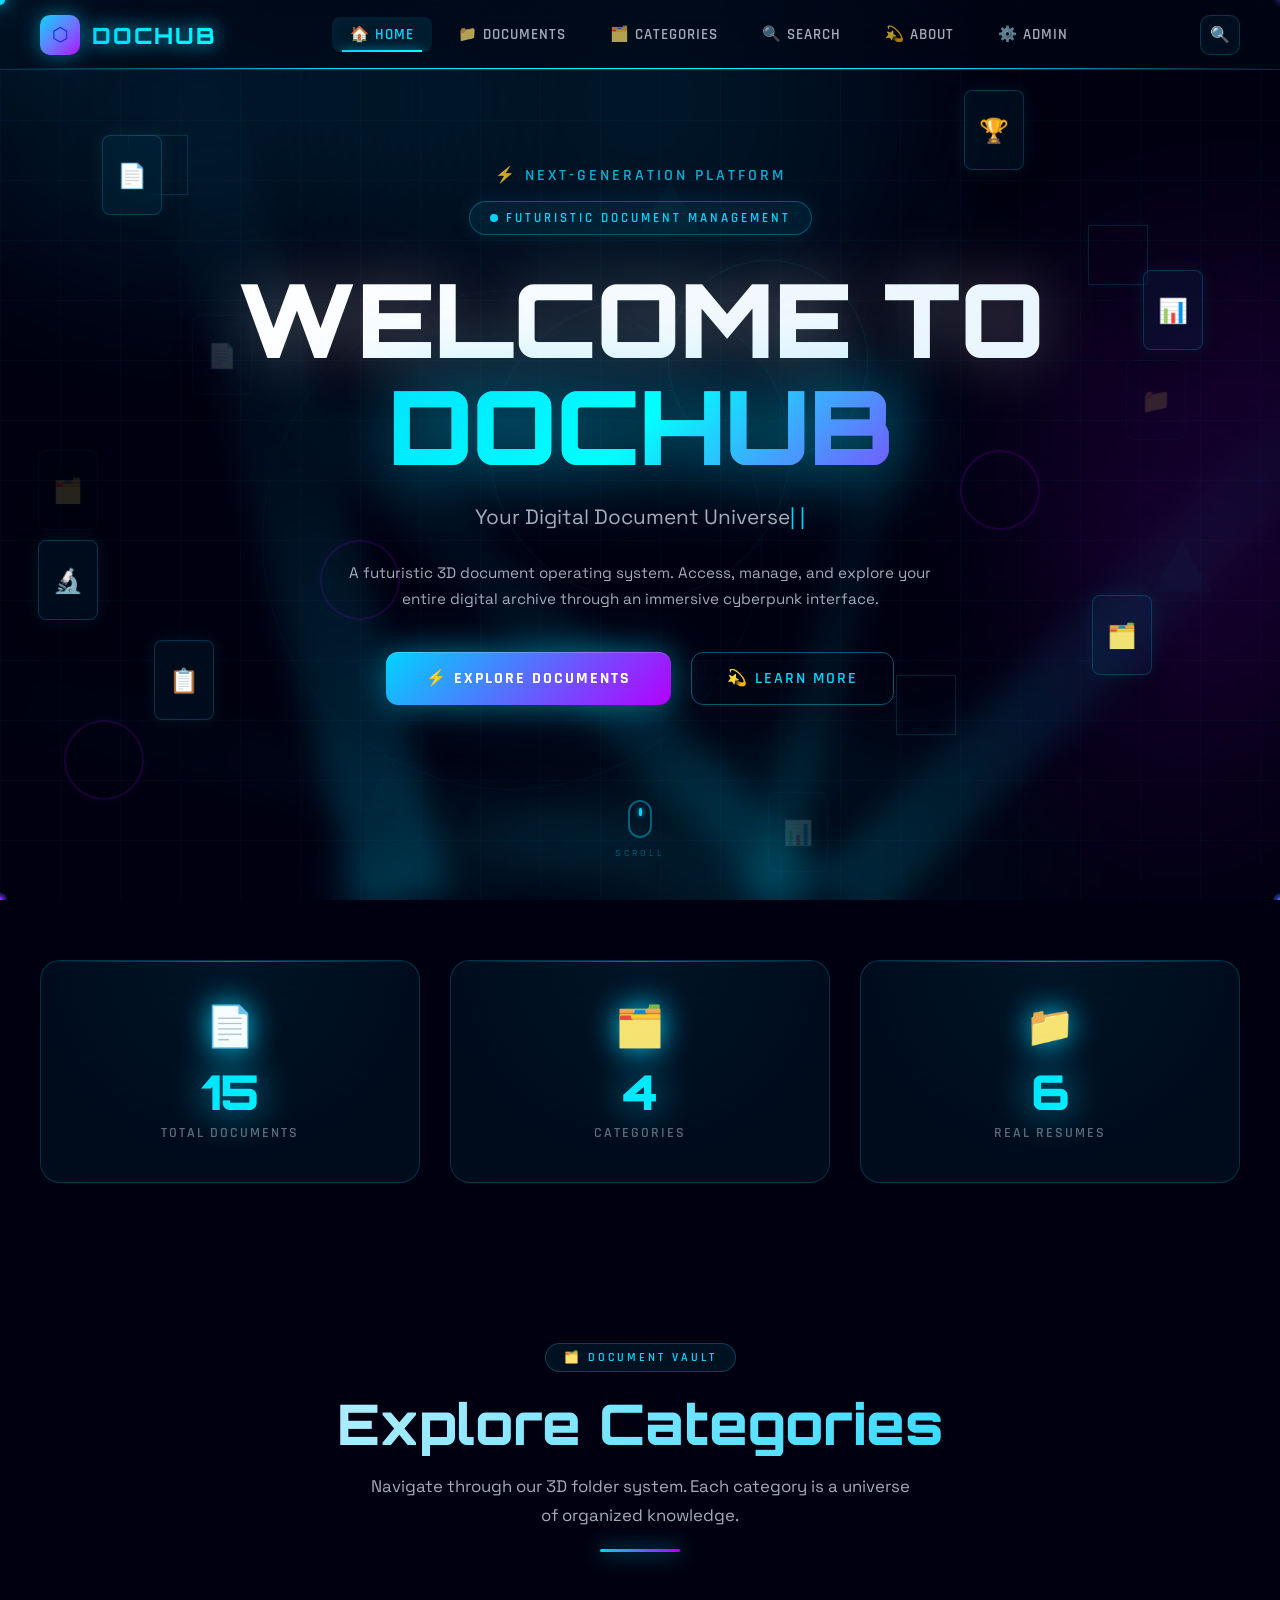
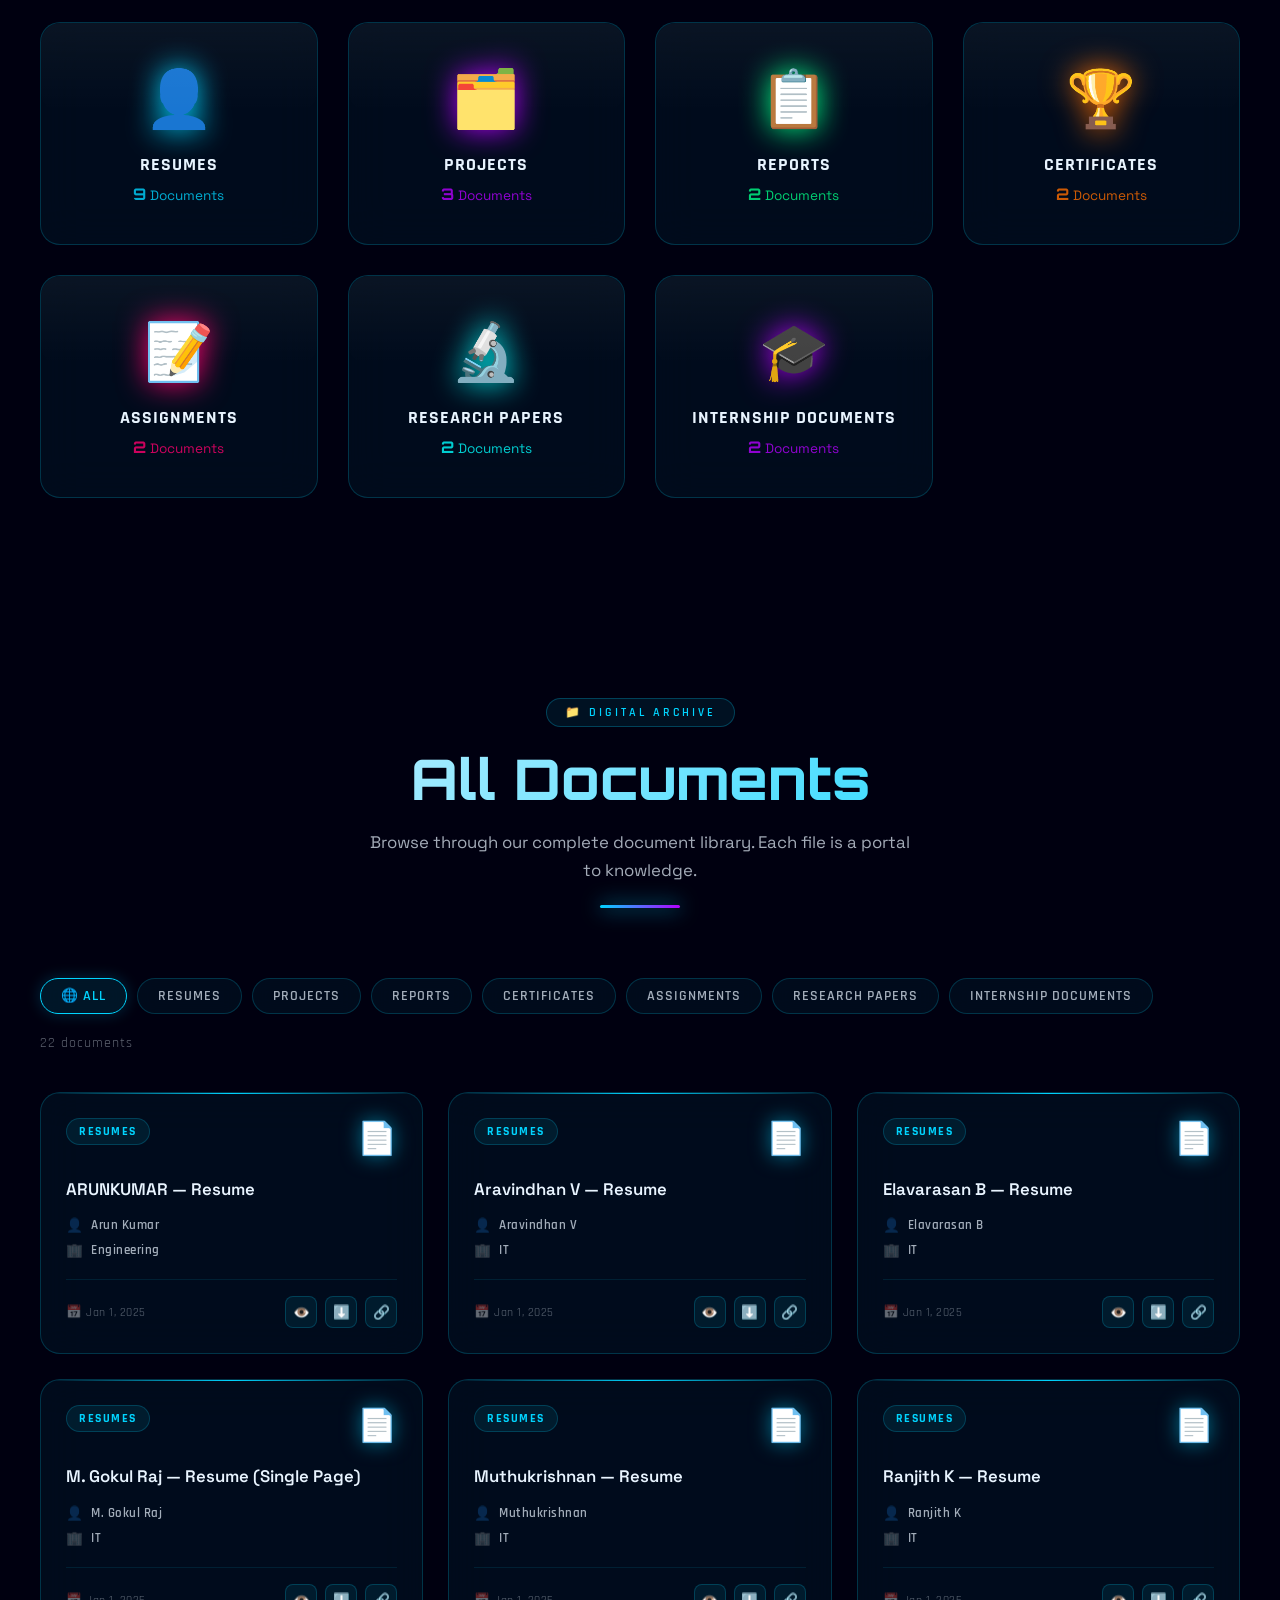
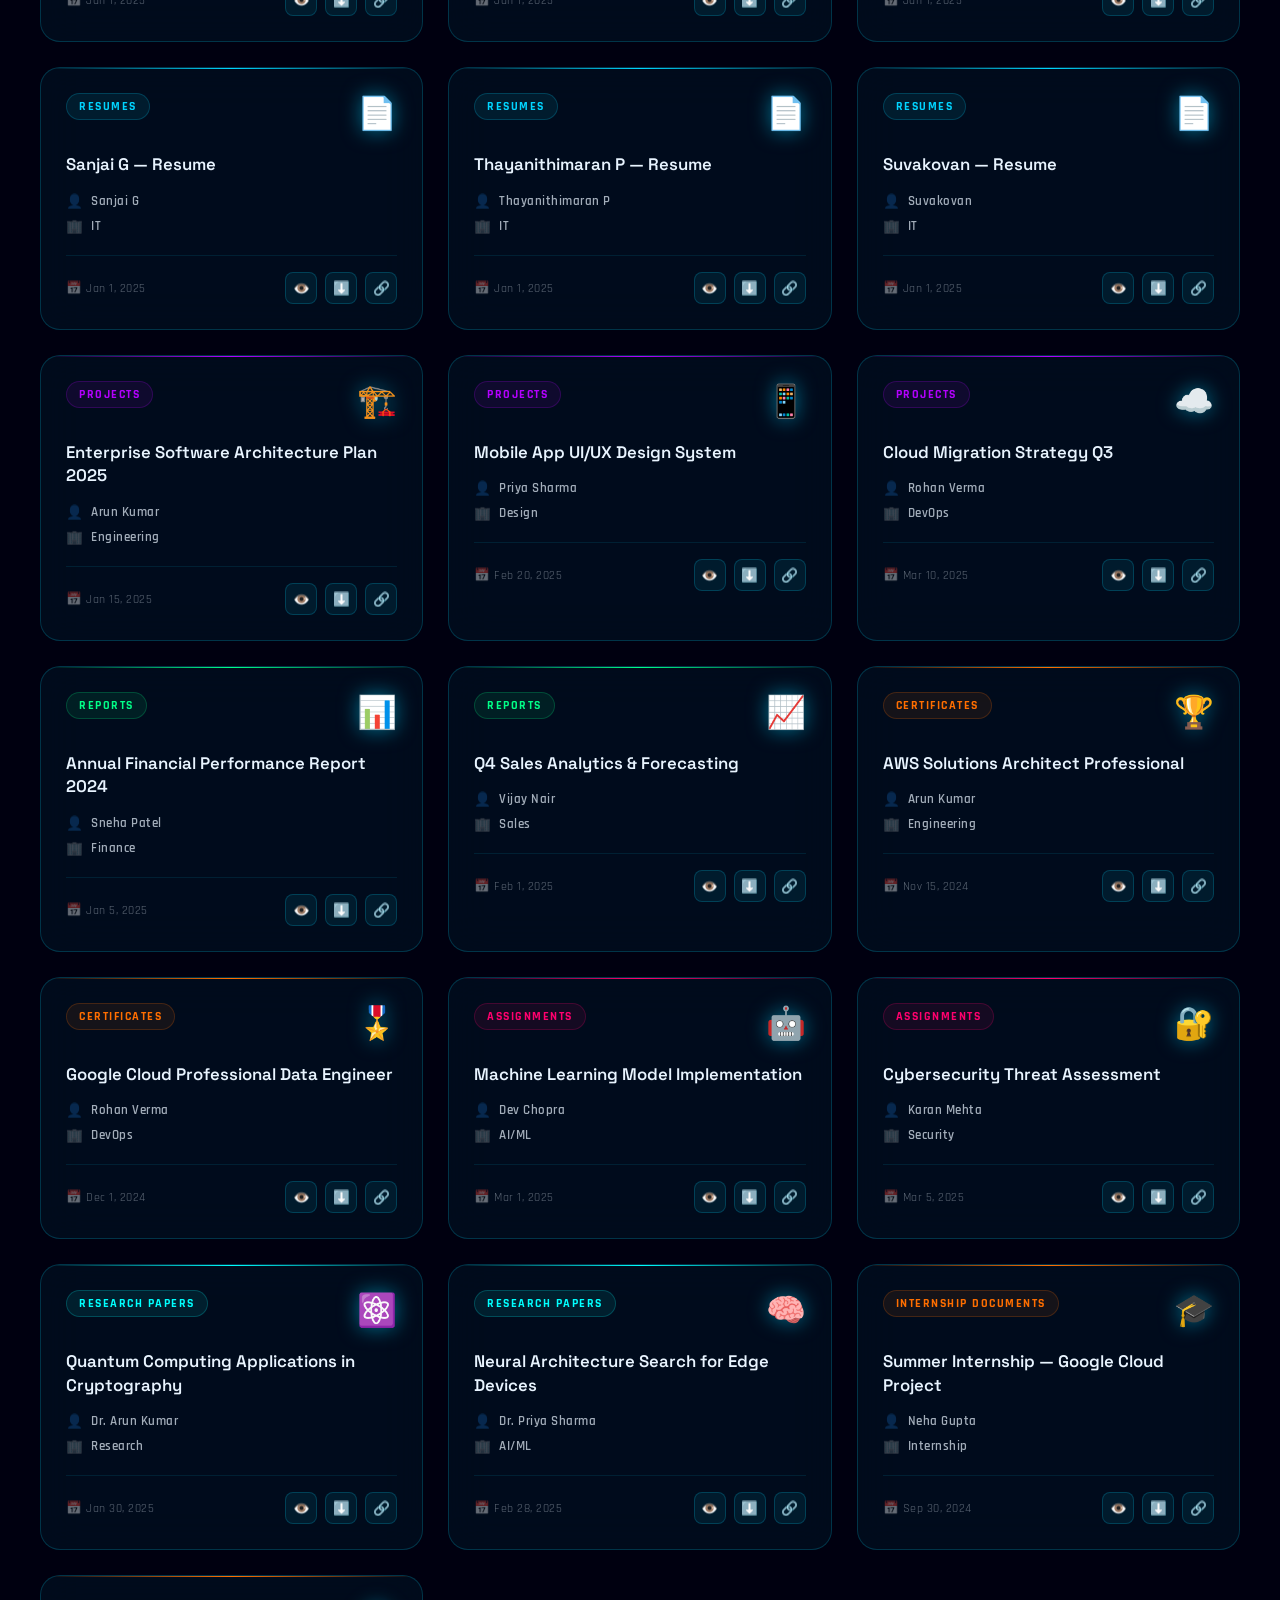
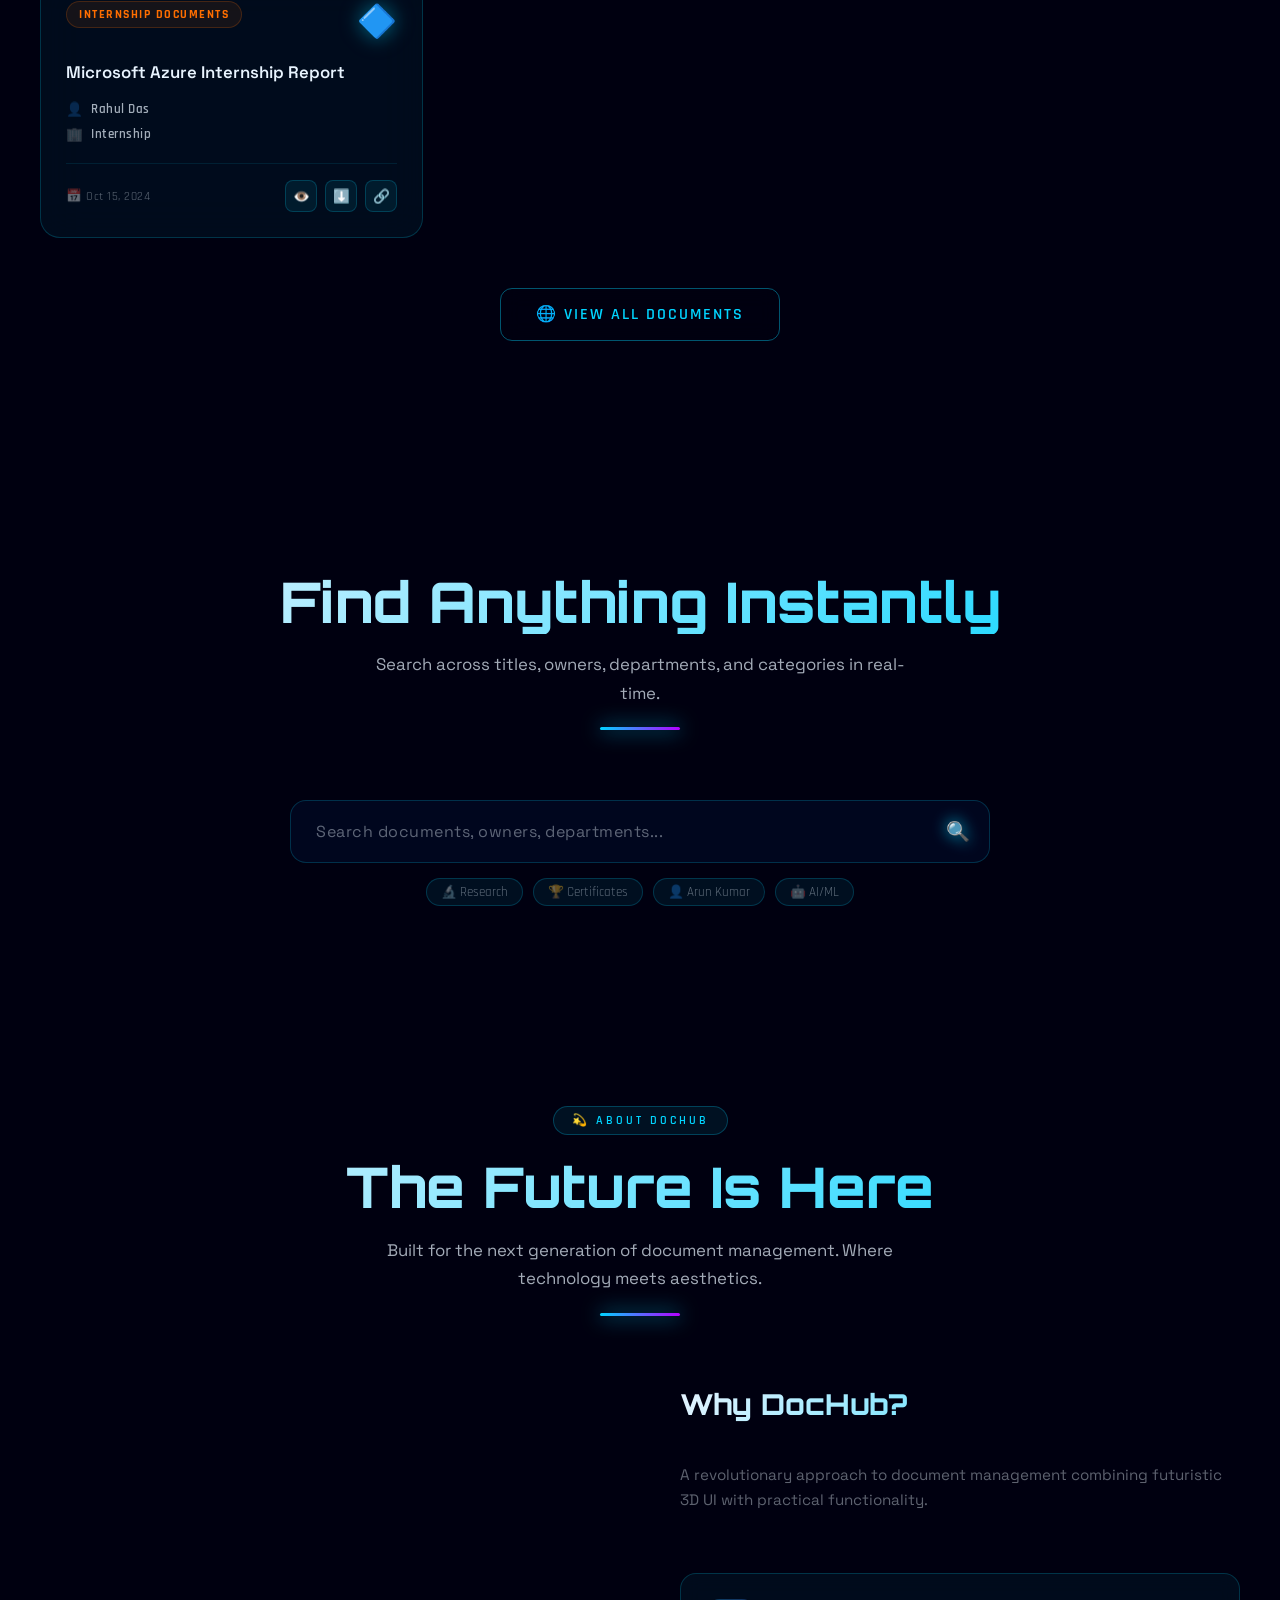
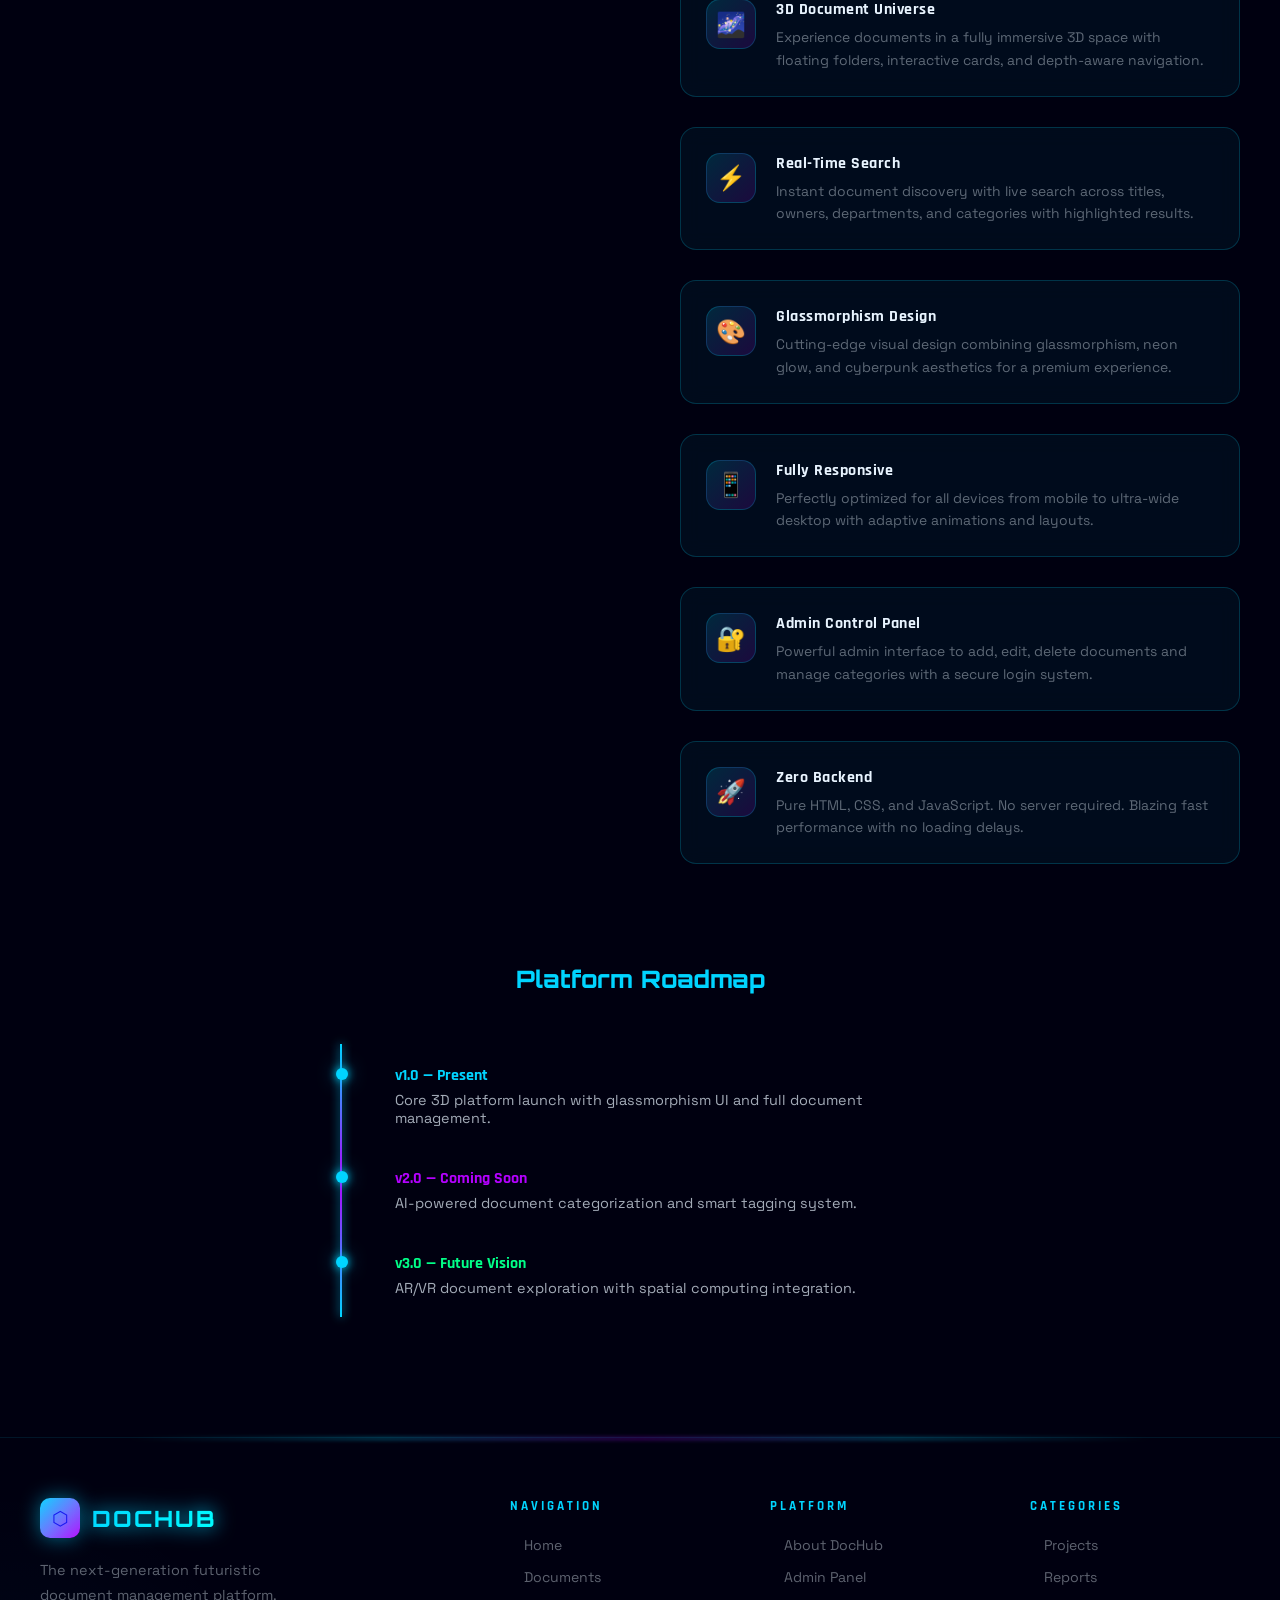
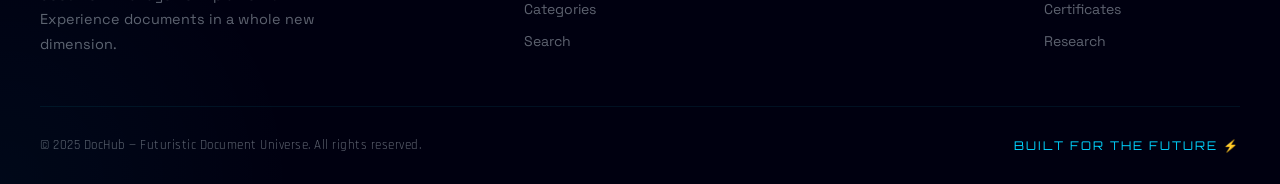
<file: index.html>
<!DOCTYPE html>
<html lang="en">
<head>
  <meta charset="UTF-8" />
  <meta name="viewport" content="width=device-width, initial-scale=1.0" />
  <meta name="description" content="DocHub — The Future of Document Management. A futuristic 3D digital archive platform with glassmorphism design, floating folders, and immersive document experience." />
  <meta name="keywords" content="document management, digital archive, futuristic, 3D UI, glassmorphism" />
  <meta name="author" content="DocHub" />
  <meta property="og:title" content="DocHub — Futuristic Document Universe" />
  <meta property="og:description" content="Experience document management like never before. 3D folders, floating documents, and cyberpunk aesthetics." />
  <meta name="theme-color" content="#00d4ff" />
  <title>DocHub — Futuristic Document Universe</title>

  <!-- Preload critical resources -->
  <link rel="preconnect" href="https://fonts.googleapis.com" />
  <link rel="preconnect" href="https://fonts.gstatic.com" crossorigin />

  <!-- CSS -->
  <link rel="stylesheet" href="css/style.css" />
  <link rel="stylesheet" href="css/animations.css" />
  <link rel="stylesheet" href="css/responsive.css" />

  <style>
    /* Hero-specific inline critical styles */
    .hero-doc-float { position: absolute; }
    .hero-doc-float:nth-child(1) { top: 15%; left: 8%; animation: float-doc-1 8s ease-in-out infinite; }
    .hero-doc-float:nth-child(2) { top: 30%; right: 6%; animation: float-doc-2 10s ease-in-out -3s infinite; }
    .hero-doc-float:nth-child(3) { bottom: 20%; left: 12%; animation: float-doc-3 9s ease-in-out -6s infinite; }
    .hero-doc-float:nth-child(4) { bottom: 25%; right: 10%; animation: float-doc-1 11s ease-in-out -4s infinite; }
    .hero-doc-float:nth-child(5) { top: 60%; left: 3%; animation: float-doc-2 7s ease-in-out -2s infinite; }
    .hero-doc-float:nth-child(6) { top: 10%; right: 20%; animation: float-doc-3 12s ease-in-out -8s infinite; }

    /* Quick page-specific additions */
    .about-card-content { display: flex; flex-direction: column; gap: 10px; }
    .about-card-icon { font-size: 2rem; margin-bottom: 5px; }
    .about-card-title { font-family: var(--font-ui); font-size: 0.8rem; letter-spacing: 2px; text-transform: uppercase; color: var(--neon-blue); margin-bottom: 4px; }
    .about-card-value { font-family: var(--font-body); font-size: 0.95rem; color: var(--text-primary); font-weight: 600; }
    .about-card-sub { font-size: 0.8rem; color: var(--text-muted); }
  </style>
</head>
<body>

  <!-- ===== LOADING SCREEN ===== -->
  <div id="loading-screen">
    <div class="loading-universe">
      <div class="loading-ring"></div>
      <div class="loading-ring"></div>
      <div class="loading-ring"></div>
      <div class="loading-logo-center">DH</div>
    </div>
    <div class="loading-text">Initializing Document Universe</div>
    <div class="loading-bar-container">
      <div class="loading-bar"></div>
    </div>
  </div>

  <!-- ===== CUSTOM CURSOR ===== -->
  <div id="cursor-dot"></div>
  <div id="cursor-ring"></div>
  <div id="cursor-light"></div>

  <!-- ===== BACKGROUND LAYERS ===== -->
  <canvas id="particle-canvas"></canvas>

  <div class="aurora-container" aria-hidden="true">
    <div class="aurora aurora-1"></div>
    <div class="aurora aurora-2"></div>
    <div class="aurora aurora-3"></div>
  </div>

  <div class="floating-shapes" aria-hidden="true"></div>

  <!-- ===== NAVIGATION ===== -->
  <nav id="navbar" role="navigation" aria-label="Main navigation">
    <a href="index.html" class="nav-logo" id="logo-link">
      <div class="nav-logo-icon" aria-hidden="true">⬡</div>
      <span class="nav-logo-text">DOCHUB</span>
    </a>

    <ul class="nav-links" role="list">
      <li><a href="#hero" class="active" id="nav-home">
        <span class="nav-link-inner">🏠 Home</span>
      </a></li>
      <li><a href="#documents" id="nav-docs">
        <span class="nav-link-inner">📁 Documents</span>
      </a></li>
      <li><a href="#categories" id="nav-cats">
        <span class="nav-link-inner">🗂️ Categories</span>
      </a></li>
      <li><a href="#search-section" id="nav-search-link">
        <span class="nav-link-inner">🔍 Search</span>
      </a></li>
      <li><a href="#about" id="nav-about">
        <span class="nav-link-inner">💫 About</span>
      </a></li>
      <li><a href="admin.html" id="nav-admin">
        <span class="nav-link-inner">⚙️ Admin</span>
      </a></li>
    </ul>

    <div class="nav-actions">
      <button class="nav-search-btn" id="nav-search-btn" aria-label="Search documents" title="Search">🔍</button>
      <button class="hamburger" id="hamburger" aria-label="Open menu" aria-expanded="false">
        <span></span>
        <span></span>
        <span></span>
      </button>
    </div>
  </nav>

  <!-- ===== MOBILE NAV ===== -->
  <div class="mobile-nav" id="mobile-nav" role="dialog" aria-label="Mobile navigation">
    <a href="#hero" class="active">🏠 Home</a>
    <a href="#documents">📁 Documents</a>
    <a href="#categories">🗂️ Categories</a>
    <a href="#search-section">🔍 Search</a>
    <a href="#about">💫 About</a>
    <a href="admin.html">⚙️ Admin</a>
  </div>

  <!-- ===== HERO SECTION ===== -->
  <section id="hero">
    <!-- Grid overlay -->
    <div class="hero-grid-overlay" aria-hidden="true"></div>

    <!-- Glow orbs -->
    <div class="hero-glow-orb hero-glow-orb-1" aria-hidden="true"></div>
    <div class="hero-glow-orb hero-glow-orb-2" aria-hidden="true"></div>

    <!-- Floating documents -->
    <div class="hero-float-elements" aria-hidden="true">
      <div class="hero-doc-float">📄</div>
      <div class="hero-doc-float">📊</div>
      <div class="hero-doc-float">📋</div>
      <div class="hero-doc-float">🗂️</div>
      <div class="hero-doc-float">🔬</div>
      <div class="hero-doc-float">🏆</div>
    </div>

    <!-- Hero Content -->
    <div class="hero-content">
      <div class="tagline-text">⚡ Next-Generation Platform</div>
      <div class="hero-badge">
        <span class="hero-badge-dot"></span>
        FUTURISTIC DOCUMENT MANAGEMENT
      </div>

      <h1 class="hero-title">
        <span class="hero-title-line1">WELCOME TO</span>
        <span class="hero-title-line2 glitch-text" data-text="DOCHUB">DOCHUB</span>
      </h1>

      <p class="hero-subtitle">
        <span class="typewriter"></span>
        <span class="cursor-blink">|</span>
      </p>

      <p class="hero-subtitle" style="font-size: 0.95rem; opacity: 0.7; margin-bottom: 40px; margin-top: -25px;">
        A futuristic 3D document operating system. Access, manage, and explore your entire digital archive through an immersive cyberpunk interface.
      </p>

      <div class="hero-cta-group">
        <a href="#documents" class="btn-primary" id="hero-explore-btn">
          ⚡ Explore Documents
        </a>
        <a href="#about" class="btn-secondary" id="hero-learn-btn">
          💫 Learn More
        </a>
      </div>
    </div>

    <!-- Scroll Indicator -->
    <div class="scroll-indicator" aria-hidden="true">
      <div class="scroll-indicator-mouse">
        <div class="scroll-indicator-wheel"></div>
      </div>
      <span class="scroll-indicator-text">Scroll</span>
    </div>
  </section>

  <!-- ===== STATS SECTION ===== -->
  <section id="stats">
    <div class="container">
      <div class="stats-grid">
        <div class="stat-card reveal delay-1">
          <span class="stat-icon">📄</span>
          <div class="stat-number" data-target="22" data-suffix="">0</div>
          <div class="stat-label">Total Documents</div>
        </div>
        <div class="stat-card reveal delay-2">
          <span class="stat-icon">🗂️</span>
          <div class="stat-number" data-target="7" data-suffix="">0</div>
          <div class="stat-label">Categories</div>
        </div>
        <div class="stat-card reveal delay-3">
          <span class="stat-icon">📁</span>
          <div class="stat-number" data-target="9" data-suffix="">0</div>
          <div class="stat-label">Real Resumes</div>
        </div>
      </div>
    </div>
  </section>

  <!-- ===== CATEGORIES SECTION ===== -->
  <section id="categories">
    <div class="container">
      <div class="section-header">
        <span class="section-badge reveal">🗂️ Document Vault</span>
        <h2 class="section-title reveal delay-1">Explore Categories</h2>
        <p class="section-subtitle reveal delay-2">Navigate through our 3D folder system. Each category is a universe of organized knowledge.</p>
        <div class="glow-line reveal delay-3"></div>
      </div>

      <div class="folders-grid" id="folders-grid" aria-label="Document categories">
        <!-- Rendered by JS -->
      </div>
    </div>
  </section>

  <!-- ===== DOCUMENTS SECTION ===== -->
  <section id="documents">
    <div class="container">
      <div class="section-header">
        <span class="section-badge reveal">📁 Digital Archive</span>
        <h2 class="section-title reveal delay-1">All Documents</h2>
        <p class="section-subtitle reveal delay-2">Browse through our complete document library. Each file is a portal to knowledge.</p>
        <div class="glow-line reveal delay-3"></div>
      </div>

      <div class="docs-controls">
        <div class="docs-filter-tabs" id="filter-tabs" role="tablist" aria-label="Filter documents">
          <!-- Rendered by JS -->
        </div>
        <div id="docs-count" style="font-family: var(--font-ui); font-size: 0.85rem; color: var(--text-muted); letter-spacing: 1px;">
          22 documents
        </div>
      </div>

      <div class="docs-grid" id="docs-grid" aria-label="Document cards">
        <!-- Rendered by JS -->
      </div>

      <div class="view-all-wrapper">
        <button class="btn-secondary reveal" onclick="setFilter('All')" id="view-all-btn">
          🌐 View All Documents
        </button>
      </div>
    </div>
  </section>

  <!-- ===== SEARCH SECTION ===== -->
  <section id="search-section">
    <div class="container">
      <div class="section-header">
        <span class="section-badge reveal">🔍 Smart Search</span>
        <h2 class="section-title reveal delay-1">Find Anything Instantly</h2>
        <p class="section-subtitle reveal delay-2">Search across titles, owners, departments, and categories in real-time.</p>
        <div class="glow-line reveal delay-3"></div>
      </div>

      <div class="search-container reveal delay-2">
        <div class="search-wrapper">
          <input
            type="text"
            id="search-input"
            class="search-input"
            placeholder="Search documents, owners, departments..."
            aria-label="Search documents"
            autocomplete="off"
            spellcheck="false"
          />
          <span class="search-icon" aria-hidden="true">🔍</span>
        </div>

        <!-- Search hints -->
        <div style="display: flex; gap: 10px; margin-top: 15px; flex-wrap: wrap; justify-content: center;">
          <span onclick="document.getElementById('search-input').value='Research'; document.getElementById('search-input').dispatchEvent(new Event('input'));"
                style="cursor:pointer; padding: 5px 14px; border-radius: 50px; background: rgba(0,212,255,0.07); border: 1px solid rgba(0,212,255,0.2); font-size: 0.8rem; color: var(--text-muted); font-family: var(--font-ui); transition: all 0.2s ease;"
                onmouseover="this.style.borderColor='var(--neon-blue)'; this.style.color='var(--neon-blue)';"
                onmouseout="this.style.borderColor='rgba(0,212,255,0.2)'; this.style.color='var(--text-muted)';">
            🔬 Research
          </span>
          <span onclick="document.getElementById('search-input').value='Certificate'; document.getElementById('search-input').dispatchEvent(new Event('input'));"
                style="cursor:pointer; padding: 5px 14px; border-radius: 50px; background: rgba(0,212,255,0.07); border: 1px solid rgba(0,212,255,0.2); font-size: 0.8rem; color: var(--text-muted); font-family: var(--font-ui); transition: all 0.2s ease;"
                onmouseover="this.style.borderColor='var(--neon-blue)'; this.style.color='var(--neon-blue)';"
                onmouseout="this.style.borderColor='rgba(0,212,255,0.2)'; this.style.color='var(--text-muted)';">
            🏆 Certificates
          </span>
          <span onclick="document.getElementById('search-input').value='Arun'; document.getElementById('search-input').dispatchEvent(new Event('input'));"
                style="cursor:pointer; padding: 5px 14px; border-radius: 50px; background: rgba(0,212,255,0.07); border: 1px solid rgba(0,212,255,0.2); font-size: 0.8rem; color: var(--text-muted); font-family: var(--font-ui); transition: all 0.2s ease;"
                onmouseover="this.style.borderColor='var(--neon-blue)'; this.style.color='var(--neon-blue)';"
                onmouseout="this.style.borderColor='rgba(0,212,255,0.2)'; this.style.color='var(--text-muted)';">
            👤 Arun Kumar
          </span>
          <span onclick="document.getElementById('search-input').value='AI'; document.getElementById('search-input').dispatchEvent(new Event('input'));"
                style="cursor:pointer; padding: 5px 14px; border-radius: 50px; background: rgba(0,212,255,0.07); border: 1px solid rgba(0,212,255,0.2); font-size: 0.8rem; color: var(--text-muted); font-family: var(--font-ui); transition: all 0.2s ease;"
                onmouseover="this.style.borderColor='var(--neon-blue)'; this.style.color='var(--neon-blue)';"
                onmouseout="this.style.borderColor='rgba(0,212,255,0.2)'; this.style.color='var(--text-muted)';">
            🤖 AI/ML
          </span>
        </div>
      </div>

      <div id="search-results-section" style="display: none; margin-top: 40px;">
        <p id="search-count" style="text-align:center; font-family:var(--font-ui); font-size:0.85rem; color:var(--neon-blue); letter-spacing:2px; margin-bottom:20px; text-transform:uppercase;"></p>
        <div class="search-results-grid" id="search-results-grid">
          <!-- Rendered by JS -->
        </div>
      </div>
    </div>
  </section>

  <!-- ===== ABOUT SECTION ===== -->
  <section id="about">
    <div class="container">
      <div class="section-header">
        <span class="section-badge reveal">💫 About DocHub</span>
        <h2 class="section-title reveal delay-1">The Future Is Here</h2>
        <p class="section-subtitle reveal delay-2">Built for the next generation of document management. Where technology meets aesthetics.</p>
        <div class="glow-line reveal delay-3"></div>
      </div>

      <div class="about-grid">
        <!-- 3D Visual Cards -->
        <div class="about-visual" style="perspective: 1200px;">
          <div class="about-card-3d">
            <div class="about-card-content">
              <span class="about-card-icon">📊</span>
              <div class="about-card-title">Platform Overview</div>
              <div class="about-card-value">18 Documents</div>
              <div class="about-card-sub">Across 6 intelligent categories</div>
            </div>
          </div>
          <div class="about-card-3d">
            <div class="about-card-content">
              <span class="about-card-icon">⚡</span>
              <div class="about-card-title">Performance</div>
              <div class="about-card-value">Zero Latency</div>
              <div class="about-card-sub">Pure browser-based platform</div>
            </div>
          </div>
          <div class="about-card-3d">
            <div class="about-card-content">
              <span class="about-card-icon">🔐</span>
              <div class="about-card-title">Security</div>
              <div class="about-card-value">Admin Protected</div>
              <div class="about-card-sub">Secure admin access control</div>
            </div>
          </div>
        </div>

        <!-- Features List -->
        <div class="about-features">
          <h3 style="font-family: var(--font-display); font-size: 1.8rem; font-weight: 800; margin-bottom: 10px; background: linear-gradient(135deg, var(--text-primary), var(--neon-blue)); -webkit-background-clip: text; -webkit-text-fill-color: transparent; background-clip: text;" class="reveal">
            Why DocHub?
          </h3>
          <p style="color: var(--text-muted); margin-bottom: 30px; line-height: 1.7; font-size: 0.95rem;" class="reveal delay-1">
            A revolutionary approach to document management combining futuristic 3D UI with practical functionality.
          </p>

          <div class="feature-item reveal delay-1">
            <div class="feature-icon">🌌</div>
            <div class="feature-text">
              <h3>3D Document Universe</h3>
              <p>Experience documents in a fully immersive 3D space with floating folders, interactive cards, and depth-aware navigation.</p>
            </div>
          </div>

          <div class="feature-item reveal delay-2">
            <div class="feature-icon">⚡</div>
            <div class="feature-text">
              <h3>Real-Time Search</h3>
              <p>Instant document discovery with live search across titles, owners, departments, and categories with highlighted results.</p>
            </div>
          </div>

          <div class="feature-item reveal delay-3">
            <div class="feature-icon">🎨</div>
            <div class="feature-text">
              <h3>Glassmorphism Design</h3>
              <p>Cutting-edge visual design combining glassmorphism, neon glow, and cyberpunk aesthetics for a premium experience.</p>
            </div>
          </div>

          <div class="feature-item reveal delay-4">
            <div class="feature-icon">📱</div>
            <div class="feature-text">
              <h3>Fully Responsive</h3>
              <p>Perfectly optimized for all devices from mobile to ultra-wide desktop with adaptive animations and layouts.</p>
            </div>
          </div>

          <div class="feature-item reveal delay-5">
            <div class="feature-icon">🔐</div>
            <div class="feature-text">
              <h3>Admin Control Panel</h3>
              <p>Powerful admin interface to add, edit, delete documents and manage categories with a secure login system.</p>
            </div>
          </div>

          <div class="feature-item reveal delay-6">
            <div class="feature-icon">🚀</div>
            <div class="feature-text">
              <h3>Zero Backend</h3>
              <p>Pure HTML, CSS, and JavaScript. No server required. Blazing fast performance with no loading delays.</p>
            </div>
          </div>
        </div>
      </div>

      <!-- Timeline -->
      <div style="margin-top: 100px;">
        <h3 class="reveal" style="font-family: var(--font-display); font-size: 1.5rem; font-weight: 800; text-align: center; margin-bottom: 50px; color: var(--neon-blue);">
          Platform Roadmap
        </h3>
        <div class="timeline" style="max-width: 600px; margin: 0 auto;">
          <div class="timeline-item">
            <strong style="color: var(--neon-blue); font-family: var(--font-ui);">v1.0 — Present</strong>
            <p style="color: var(--text-secondary); font-size: 0.9rem; margin-top: 5px;">Core 3D platform launch with glassmorphism UI and full document management.</p>
          </div>
          <div class="timeline-item">
            <strong style="color: var(--neon-purple); font-family: var(--font-ui);">v2.0 — Coming Soon</strong>
            <p style="color: var(--text-secondary); font-size: 0.9rem; margin-top: 5px;">AI-powered document categorization and smart tagging system.</p>
          </div>
          <div class="timeline-item">
            <strong style="color: var(--neon-green); font-family: var(--font-ui);">v3.0 — Future Vision</strong>
            <p style="color: var(--text-secondary); font-size: 0.9rem; margin-top: 5px;">AR/VR document exploration with spatial computing integration.</p>
          </div>
        </div>
      </div>
    </div>
  </section>

  <!-- ===== FOOTER ===== -->
  <footer id="footer">
    <div class="container">
      <div class="footer-grid">
        <div class="footer-brand">
          <a href="index.html" class="nav-logo" style="display: inline-flex; margin-bottom: 5px;">
            <div class="nav-logo-icon">⬡</div>
            <span class="nav-logo-text">DOCHUB</span>
          </a>
          <p>The next-generation futuristic document management platform. Experience documents in a whole new dimension.</p>
        </div>
        <div>
          <div class="footer-heading">Navigation</div>
          <ul class="footer-links">
            <li><a href="#hero">Home</a></li>
            <li><a href="#documents">Documents</a></li>
            <li><a href="#categories">Categories</a></li>
            <li><a href="#search-section">Search</a></li>
          </ul>
        </div>
        <div>
          <div class="footer-heading">Platform</div>
          <ul class="footer-links">
            <li><a href="#about">About DocHub</a></li>
            <li><a href="admin.html">Admin Panel</a></li>
          </ul>
        </div>
        <div>
          <div class="footer-heading">Categories</div>
          <ul class="footer-links">
            <li><a href="#categories" onclick="filterByCategory('Projects')">Projects</a></li>
            <li><a href="#categories" onclick="filterByCategory('Reports')">Reports</a></li>
            <li><a href="#categories" onclick="filterByCategory('Certificates')">Certificates</a></li>
            <li><a href="#categories" onclick="filterByCategory('Research Papers')">Research</a></li>
          </ul>
        </div>
      </div>
      <div class="footer-bottom">
        <p>© 2025 DocHub — Futuristic Document Universe. All rights reserved.</p>
        <p style="color: var(--neon-blue); font-family: var(--font-display); font-size: 0.75rem; letter-spacing: 2px;">BUILT FOR THE FUTURE ⚡</p>
      </div>
    </div>
  </footer>

  <!-- ===== DOCUMENT VIEWER MODAL ===== -->
  <div id="viewer-modal" role="dialog" aria-modal="true" aria-labelledby="modal-doc-title">
    <div class="modal-backdrop" id="modal-backdrop"></div>
    <div class="modal-panel">
      <div class="modal-header">
        <span class="modal-title" id="modal-doc-title">DOCUMENT VIEWER</span>
        <button class="modal-close" id="modal-close" aria-label="Close modal">✕</button>
      </div>
      <div class="modal-body">
        <div class="modal-preview">
          <div class="modal-preview-placeholder" id="modal-preview-container">
            <!-- PDF preview or placeholder injected by JS -->
          </div>
        </div>
        <div class="modal-sidebar">
          <div style="font-family: var(--font-display); font-size: 0.75rem; font-weight: 700; letter-spacing: 3px; color: var(--neon-blue); text-transform: uppercase; padding-bottom: 10px; border-bottom: 1px solid rgba(0,212,255,0.1);">
            📋 Document Info
          </div>
          <div class="modal-meta-group">
            <div class="modal-meta-label">Title</div>
            <div class="modal-meta-value" id="modal-meta-title">—</div>
          </div>
          <div class="modal-meta-group">
            <div class="modal-meta-label">Owner</div>
            <div class="modal-meta-value" id="modal-meta-owner">—</div>
          </div>
          <div class="modal-meta-group">
            <div class="modal-meta-label">Department</div>
            <div class="modal-meta-value" id="modal-meta-dept">—</div>
          </div>
          <div class="modal-meta-group">
            <div class="modal-meta-label">Category</div>
            <div class="modal-meta-value" id="modal-meta-category">—</div>
          </div>
          <div class="modal-meta-group">
            <div class="modal-meta-label">Upload Date</div>
            <div class="modal-meta-value" id="modal-meta-date">—</div>
          </div>

          <div class="modal-actions">
            <button class="modal-action-btn modal-btn-primary" onclick="downloadDocument()">
              ⬇️ Download
            </button>
            <button class="modal-action-btn modal-btn-ghost" onclick="printDocument()">
              🖨️ Print
            </button>
            <button class="modal-action-btn modal-btn-ghost" onclick="shareDocument()">
              🔗 Share Link
            </button>
          </div>
        </div>
      </div>
    </div>
  </div>

  <!-- ===== SCRIPTS ===== -->
  <script src="js/main.js"></script>
  <script src="js/documents.js"></script>
  <script src="js/search.js"></script>
  <script src="js/effects.js"></script>
</body>
</html>
</file>
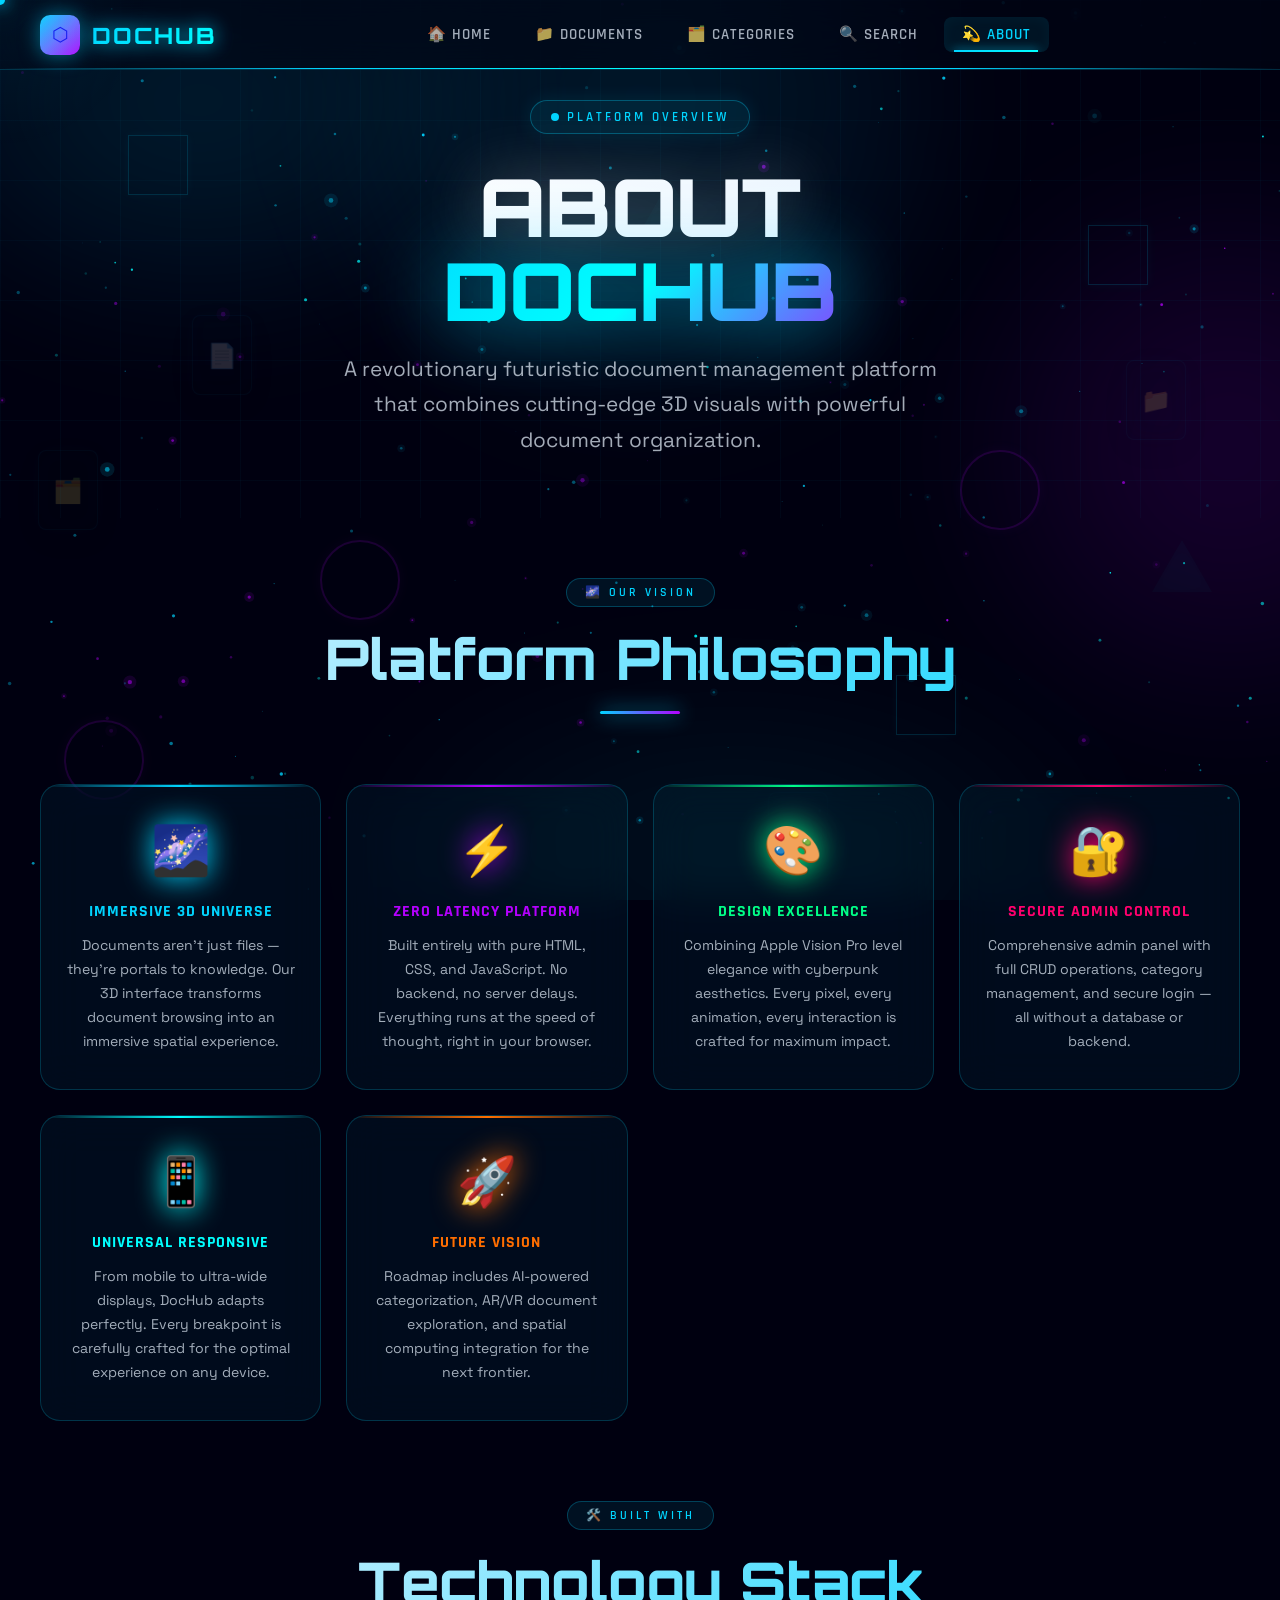
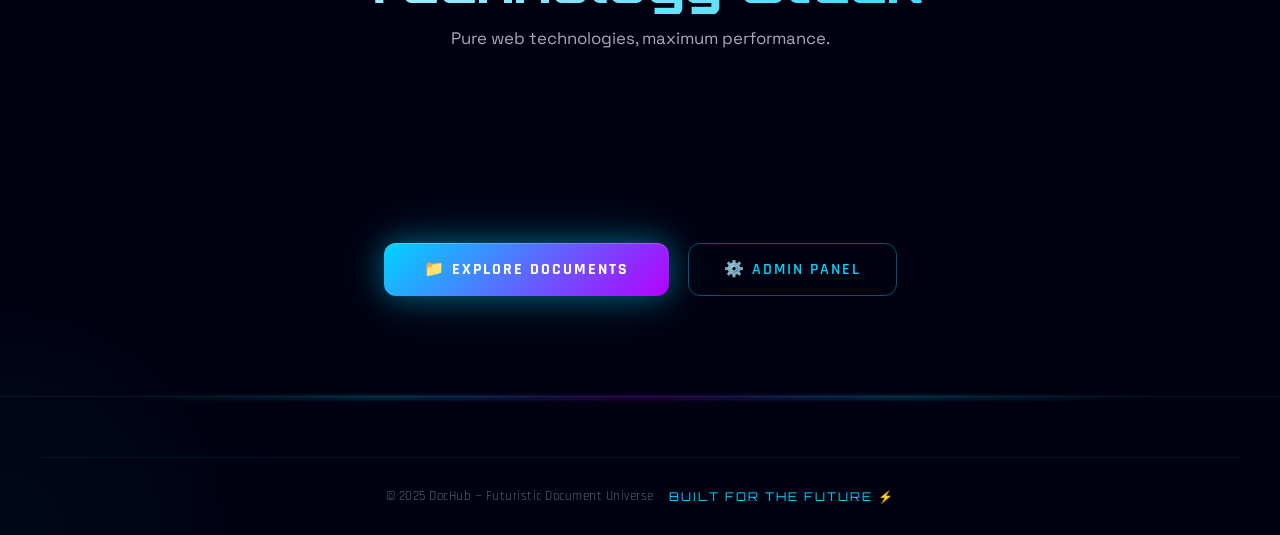
<file: about.html>
<!DOCTYPE html>
<html lang="en">
<head>
  <meta charset="UTF-8" />
  <meta name="viewport" content="width=device-width, initial-scale=1.0" />
  <meta name="description" content="DocHub About — Learn about our futuristic document management platform, features, and vision." />
  <title>DocHub — About the Platform</title>

  <link rel="preconnect" href="https://fonts.googleapis.com" />
  <link rel="preconnect" href="https://fonts.gstatic.com" crossorigin />
  <link rel="stylesheet" href="css/style.css" />
  <link rel="stylesheet" href="css/animations.css" />
  <link rel="stylesheet" href="css/responsive.css" />

  <style>
    .page-hero {
      min-height: 45vh;
      display: flex;
      align-items: center;
      justify-content: center;
      text-align: center;
      position: relative;
      padding: 100px 20px 60px;
    }

    .vision-cards {
      display: grid;
      grid-template-columns: repeat(auto-fill, minmax(280px, 1fr));
      gap: 25px;
      margin-top: 60px;
    }

    .vision-card {
      background: var(--bg-glass);
      border: 1px solid var(--glass-border);
      border-radius: 20px;
      padding: 35px 25px;
      text-align: center;
      backdrop-filter: var(--glass-blur);
      -webkit-backdrop-filter: var(--glass-blur);
      transition: all var(--transition-smooth);
      position: relative;
      overflow: hidden;
    }

    .vision-card::before {
      content: '';
      position: absolute;
      top: 0; left: 0; right: 0;
      height: 2px;
      background: linear-gradient(90deg, transparent, var(--card-color, var(--neon-blue)), transparent);
    }

    .vision-card:hover {
      transform: translateY(-10px);
      border-color: var(--card-color, var(--neon-blue));
      box-shadow: 0 20px 60px rgba(0,0,0,0.3), 0 0 30px rgba(0,212,255,0.1);
    }

    .vision-card-icon {
      font-size: 3rem;
      margin-bottom: 20px;
      display: block;
      filter: drop-shadow(0 0 15px var(--card-color, var(--neon-blue)));
      animation: float 6s ease-in-out infinite;
    }

    .vision-card-title {
      font-family: var(--font-ui);
      font-size: 1rem;
      font-weight: 700;
      color: var(--card-color, var(--neon-blue));
      letter-spacing: 1px;
      text-transform: uppercase;
      margin-bottom: 12px;
    }

    .vision-card-text {
      font-size: 0.88rem;
      color: var(--text-secondary);
      line-height: 1.7;
    }

    .tech-stack {
      display: flex;
      flex-wrap: wrap;
      gap: 12px;
      justify-content: center;
      margin-top: 30px;
    }

    .tech-pill {
      padding: 8px 20px;
      border-radius: 50px;
      font-family: var(--font-ui);
      font-size: 0.8rem;
      font-weight: 600;
      letter-spacing: 1.5px;
      text-transform: uppercase;
      background: rgba(0,212,255,0.08);
      border: 1px solid rgba(0,212,255,0.25);
      color: var(--neon-blue);
      transition: all var(--transition-fast);
    }

    .tech-pill:hover {
      background: rgba(0,212,255,0.2);
      box-shadow: 0 0 15px rgba(0,212,255,0.2);
      transform: translateY(-2px);
    }

    @media (max-width: 768px) {
      .vision-cards { grid-template-columns: 1fr; }
    }
  </style>
</head>
<body>
  <div id="cursor-dot"></div>
  <div id="cursor-ring"></div>
  <div id="cursor-light"></div>

  <canvas id="particle-canvas"></canvas>
  <div class="aurora-container" aria-hidden="true">
    <div class="aurora aurora-1"></div>
    <div class="aurora aurora-2"></div>
    <div class="aurora aurora-3"></div>
  </div>
  <div class="floating-shapes" aria-hidden="true"></div>

  <!-- Navbar -->
  <nav id="navbar">
    <a href="index.html" class="nav-logo">
      <div class="nav-logo-icon">⬡</div>
      <span class="nav-logo-text">DOCHUB</span>
    </a>
    <ul class="nav-links">
      <li><a href="index.html"><span class="nav-link-inner">🏠 Home</span></a></li>
      <li><a href="index.html#documents"><span class="nav-link-inner">📁 Documents</span></a></li>
      <li><a href="index.html#categories"><span class="nav-link-inner">🗂️ Categories</span></a></li>
      <li><a href="index.html#search-section"><span class="nav-link-inner">🔍 Search</span></a></li>
      <li><a href="about.html" class="active"><span class="nav-link-inner">💫 About</span></a></li>
    </ul>
    <div class="nav-actions">
      <button class="hamburger" id="hamburger" aria-label="Menu">
        <span></span><span></span><span></span>
      </button>
    </div>
  </nav>

  <div class="mobile-nav" id="mobile-nav">
    <a href="index.html">🏠 Home</a>
    <a href="index.html#documents">📁 Documents</a>
    <a href="index.html#search-section">🔍 Search</a>
    <a href="about.html" class="active">💫 About</a>
    <a href="admin.html">⚙️ Admin</a>
  </div>

  <!-- Page Hero -->
  <div class="page-hero">
    <div class="hero-grid-overlay" aria-hidden="true"></div>
    <div class="hero-glow-orb hero-glow-orb-1" aria-hidden="true"></div>

    <div>
      <div class="hero-badge reveal">
        <span class="hero-badge-dot"></span>
        PLATFORM OVERVIEW
      </div>
      <h1 class="hero-title reveal delay-1" style="font-size: clamp(2.5rem, 7vw, 5rem);">
        <span class="hero-title-line1">ABOUT</span>
        <span class="hero-title-line2">DOCHUB</span>
      </h1>
      <p class="hero-subtitle reveal delay-2" style="max-width: 600px; margin: 0 auto;">
        A revolutionary futuristic document management platform that combines cutting-edge 3D visuals with powerful document organization.
      </p>
    </div>
  </div>

  <!-- Vision Cards -->
  <section style="padding: 60px 0 100px;">
    <div class="container">
      <div class="section-header">
        <span class="section-badge reveal">🌌 Our Vision</span>
        <h2 class="section-title reveal delay-1">Platform Philosophy</h2>
        <div class="glow-line reveal delay-2"></div>
      </div>

      <div class="vision-cards">
        <div class="vision-card reveal delay-1" style="--card-color: #00d4ff;">
          <span class="vision-card-icon">🌌</span>
          <div class="vision-card-title">Immersive 3D Universe</div>
          <p class="vision-card-text">Documents aren't just files — they're portals to knowledge. Our 3D interface transforms document browsing into an immersive spatial experience.</p>
        </div>
        <div class="vision-card reveal delay-2" style="--card-color: #b400ff;">
          <span class="vision-card-icon">⚡</span>
          <div class="vision-card-title">Zero Latency Platform</div>
          <p class="vision-card-text">Built entirely with pure HTML, CSS, and JavaScript. No backend, no server delays. Everything runs at the speed of thought, right in your browser.</p>
        </div>
        <div class="vision-card reveal delay-3" style="--card-color: #00ff88;">
          <span class="vision-card-icon">🎨</span>
          <div class="vision-card-title">Design Excellence</div>
          <p class="vision-card-text">Combining Apple Vision Pro level elegance with cyberpunk aesthetics. Every pixel, every animation, every interaction is crafted for maximum impact.</p>
        </div>
        <div class="vision-card reveal delay-4" style="--card-color: #ff006e;">
          <span class="vision-card-icon">🔐</span>
          <div class="vision-card-title">Secure Admin Control</div>
          <p class="vision-card-text">Comprehensive admin panel with full CRUD operations, category management, and secure login — all without a database or backend.</p>
        </div>
        <div class="vision-card reveal delay-5" style="--card-color: #00ffff;">
          <span class="vision-card-icon">📱</span>
          <div class="vision-card-title">Universal Responsive</div>
          <p class="vision-card-text">From mobile to ultra-wide displays, DocHub adapts perfectly. Every breakpoint is carefully crafted for the optimal experience on any device.</p>
        </div>
        <div class="vision-card reveal delay-6" style="--card-color: #ff6e00;">
          <span class="vision-card-icon">🚀</span>
          <div class="vision-card-title">Future Vision</div>
          <p class="vision-card-text">Roadmap includes AI-powered categorization, AR/VR document exploration, and spatial computing integration for the next frontier.</p>
        </div>
      </div>

      <!-- Tech Stack -->
      <div style="margin-top: 80px; text-align: center;">
        <span class="section-badge reveal">🛠️ Built With</span>
        <h2 class="section-title reveal delay-1" style="margin-bottom: 10px;">Technology Stack</h2>
        <p class="section-subtitle reveal delay-2">Pure web technologies, maximum performance.</p>
        <div class="tech-stack reveal delay-3">
          <span class="tech-pill">HTML5</span>
          <span class="tech-pill">CSS3</span>
          <span class="tech-pill">Vanilla JS</span>
          <span class="tech-pill">Canvas API</span>
          <span class="tech-pill">Glassmorphism</span>
          <span class="tech-pill">CSS Animations</span>
          <span class="tech-pill">Intersection Observer</span>
          <span class="tech-pill">CSS Grid</span>
          <span class="tech-pill">CSS Variables</span>
          <span class="tech-pill">Google Fonts</span>
        </div>
      </div>

      <!-- CTA -->
      <div style="text-align: center; margin-top: 80px;" class="reveal">
        <a href="index.html#documents" class="btn-primary">
          📁 Explore Documents
        </a>
        <a href="admin.html" class="btn-secondary" style="margin-left: 15px;">
          ⚙️ Admin Panel
        </a>
      </div>
    </div>
  </section>

  <!-- Footer -->
  <footer id="footer">
    <div class="container">
      <div class="footer-bottom" style="justify-content: center; border-top: 1px solid rgba(0,212,255,0.08); padding-top: 30px;">
        <p>© 2025 DocHub — Futuristic Document Universe</p>
        <p style="color: var(--neon-blue); font-family: var(--font-display); font-size: 0.75rem; letter-spacing: 2px;">BUILT FOR THE FUTURE ⚡</p>
      </div>
    </div>
  </footer>

  <script src="js/main.js"></script>
  <script src="js/effects.js"></script>
</body>
</html>
</file>
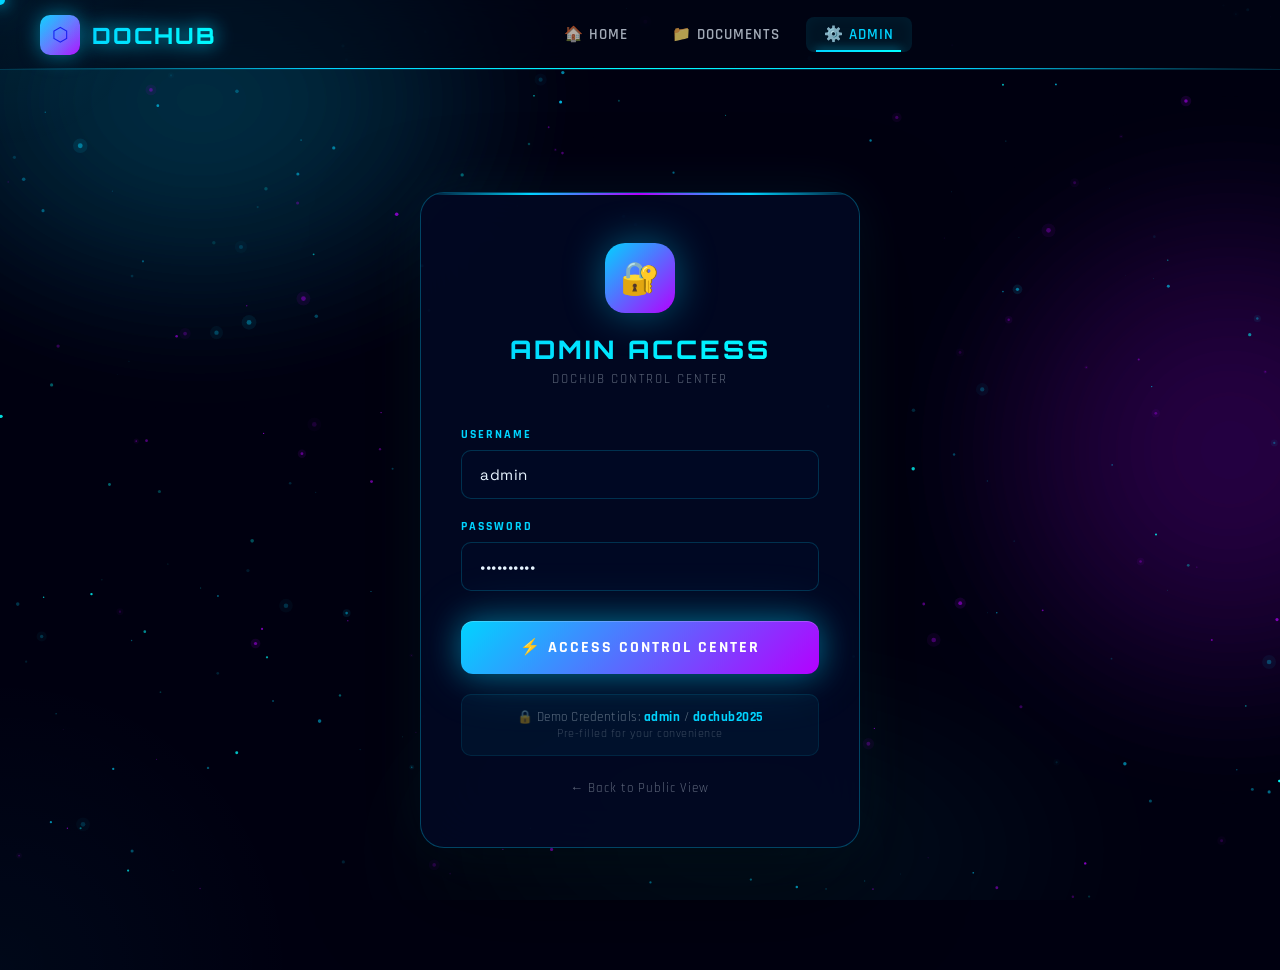
<file: admin.html>
<!DOCTYPE html>
<html lang="en">
<head>
  <meta charset="UTF-8" />
  <meta name="viewport" content="width=device-width, initial-scale=1.0" />
  <meta name="description" content="DocHub Admin Panel — Secure document management control center." />
  <title>DocHub — Admin Control Center</title>

  <link rel="preconnect" href="https://fonts.googleapis.com" />
  <link rel="preconnect" href="https://fonts.gstatic.com" crossorigin />

  <link rel="stylesheet" href="css/style.css" />
  <link rel="stylesheet" href="css/animations.css" />
  <link rel="stylesheet" href="css/responsive.css" />

  <style>
    /* ===== ADMIN SPECIFIC STYLES ===== */
    #admin-page { min-height: 100vh; padding-top: 70px; }

    /* LOGIN */
    #login-section {
      min-height: 100vh;
      display: flex;
      align-items: center;
      justify-content: center;
      padding: 20px;
      position: relative;
    }

    .login-card {
      width: 100%;
      max-width: 440px;
      background: rgba(2, 8, 35, 0.9);
      border: 1px solid rgba(0,212,255,0.3);
      border-radius: 24px;
      padding: 50px 40px;
      backdrop-filter: blur(30px);
      -webkit-backdrop-filter: blur(30px);
      box-shadow: 0 40px 100px rgba(0,0,0,0.5), 0 0 60px rgba(0,212,255,0.08);
      position: relative;
      overflow: hidden;
      animation: modal-open 0.6s ease forwards;
    }

    .login-card::before {
      content: '';
      position: absolute;
      top: 0; left: 0; right: 0;
      height: 2px;
      background: linear-gradient(90deg, transparent, var(--neon-blue), var(--neon-purple), var(--neon-blue), transparent);
    }

    .login-header {
      text-align: center;
      margin-bottom: 40px;
    }

    .login-logo {
      width: 70px; height: 70px;
      margin: 0 auto 20px;
      background: linear-gradient(135deg, var(--neon-blue), var(--neon-purple));
      border-radius: 20px;
      display: flex;
      align-items: center;
      justify-content: center;
      font-size: 2rem;
      box-shadow: 0 0 40px rgba(0,212,255,0.4);
      animation: float 4s ease-in-out infinite;
    }

    .login-title {
      font-family: var(--font-display);
      font-size: 1.6rem;
      font-weight: 800;
      background: linear-gradient(135deg, var(--neon-blue), var(--electric-cyan));
      -webkit-background-clip: text;
      -webkit-text-fill-color: transparent;
      background-clip: text;
      letter-spacing: 3px;
    }

    .login-subtitle {
      font-family: var(--font-ui);
      font-size: 0.8rem;
      color: var(--text-muted);
      letter-spacing: 2px;
      text-transform: uppercase;
      margin-top: 6px;
    }

    .form-group {
      margin-bottom: 20px;
    }

    .form-label {
      display: block;
      font-family: var(--font-ui);
      font-size: 0.75rem;
      font-weight: 700;
      letter-spacing: 2px;
      text-transform: uppercase;
      color: var(--neon-blue);
      margin-bottom: 8px;
    }

    .form-input {
      width: 100%;
      padding: 14px 18px;
      font-family: var(--font-body);
      font-size: 0.95rem;
      color: var(--text-primary);
      background: rgba(0,10,40,0.5);
      border: 1px solid rgba(0,212,255,0.2);
      border-radius: 10px;
      outline: none;
      transition: all var(--transition-fast);
      letter-spacing: 0.5px;
    }

    .form-input:focus {
      border-color: var(--neon-blue);
      box-shadow: 0 0 20px rgba(0,212,255,0.15);
      background: rgba(0,10,40,0.7);
    }

    .form-input::placeholder { color: var(--text-muted); }

    .form-select {
      width: 100%;
      padding: 14px 18px;
      font-family: var(--font-body);
      font-size: 0.95rem;
      color: var(--text-primary);
      background: rgba(0,10,40,0.5);
      border: 1px solid rgba(0,212,255,0.2);
      border-radius: 10px;
      outline: none;
      transition: all var(--transition-fast);
      cursor: pointer;
    }

    .form-select:focus {
      border-color: var(--neon-blue);
      box-shadow: 0 0 20px rgba(0,212,255,0.15);
    }

    .form-select option {
      background: #010118;
      color: var(--text-primary);
    }

    #login-error {
      display: none;
      padding: 10px 14px;
      background: rgba(255,100,100,0.1);
      border: 1px solid rgba(255,100,100,0.3);
      border-radius: 8px;
      color: #ff6464;
      font-size: 0.85rem;
      margin-bottom: 15px;
      font-family: var(--font-ui);
    }

    .login-hint {
      text-align: center;
      margin-top: 20px;
      padding: 14px;
      background: rgba(0,212,255,0.05);
      border: 1px solid rgba(0,212,255,0.1);
      border-radius: 10px;
      font-size: 0.8rem;
      color: var(--text-muted);
      font-family: var(--font-ui);
      letter-spacing: 0.5px;
    }

    .login-hint strong {
      color: var(--neon-blue);
    }

    /* ADMIN PANEL */
    #admin-panel {
      display: none;
      padding: 30px 0 80px;
    }

    .admin-header {
      background: rgba(0,5,20,0.8);
      border-bottom: 1px solid rgba(0,212,255,0.15);
      padding: 25px 0;
      margin-bottom: 40px;
      backdrop-filter: blur(20px);
    }

    .admin-header-inner {
      max-width: 1300px;
      margin: 0 auto;
      padding: 0 40px;
      display: flex;
      align-items: center;
      justify-content: space-between;
      flex-wrap: wrap;
      gap: 15px;
    }

    .admin-title {
      font-family: var(--font-display);
      font-size: 1.4rem;
      font-weight: 800;
      background: linear-gradient(135deg, var(--neon-blue), var(--electric-cyan));
      -webkit-background-clip: text;
      -webkit-text-fill-color: transparent;
      background-clip: text;
      letter-spacing: 3px;
    }

    .admin-stats-mini {
      display: flex;
      gap: 20px;
    }

    .admin-stat-mini {
      text-align: center;
      padding: 10px 20px;
      background: var(--bg-glass);
      border: 1px solid var(--glass-border);
      border-radius: 10px;
      backdrop-filter: blur(10px);
    }

    .admin-stat-mini-num {
      font-family: var(--font-display);
      font-size: 1.4rem;
      font-weight: 800;
      color: var(--neon-blue);
    }

    .admin-stat-mini-label {
      font-family: var(--font-ui);
      font-size: 0.65rem;
      letter-spacing: 1.5px;
      text-transform: uppercase;
      color: var(--text-muted);
    }

    .admin-container {
      max-width: 1300px;
      margin: 0 auto;
      padding: 0 40px;
    }

    /* TABS */
    .admin-tabs {
      display: flex;
      gap: 5px;
      margin-bottom: 30px;
      background: rgba(0,5,20,0.5);
      border: 1px solid rgba(0,212,255,0.15);
      border-radius: 14px;
      padding: 6px;
      width: fit-content;
    }

    .admin-tab {
      padding: 10px 24px;
      font-family: var(--font-ui);
      font-size: 0.85rem;
      font-weight: 600;
      letter-spacing: 1px;
      text-transform: uppercase;
      color: var(--text-muted);
      background: transparent;
      border: none;
      border-radius: 10px;
      cursor: pointer;
      transition: all var(--transition-fast);
    }

    .admin-tab.active, .admin-tab:hover {
      color: var(--neon-blue);
      background: rgba(0,212,255,0.1);
      box-shadow: 0 0 15px rgba(0,212,255,0.1);
    }

    /* TABLE */
    .admin-table-wrapper {
      background: rgba(0,5,25,0.7);
      border: 1px solid rgba(0,212,255,0.15);
      border-radius: 16px;
      overflow: hidden;
      backdrop-filter: blur(10px);
    }

    .admin-table-header {
      display: flex;
      align-items: center;
      justify-content: space-between;
      padding: 20px 25px;
      border-bottom: 1px solid rgba(0,212,255,0.1);
      flex-wrap: wrap;
      gap: 15px;
    }

    .admin-table-title {
      font-family: var(--font-display);
      font-size: 0.85rem;
      font-weight: 700;
      letter-spacing: 3px;
      text-transform: uppercase;
      color: var(--neon-blue);
    }

    .admin-controls {
      display: flex;
      gap: 10px;
      align-items: center;
      flex-wrap: wrap;
    }

    .admin-search-input {
      padding: 8px 15px;
      font-family: var(--font-body);
      font-size: 0.87rem;
      color: var(--text-primary);
      background: rgba(0,10,40,0.5);
      border: 1px solid rgba(0,212,255,0.2);
      border-radius: 8px;
      outline: none;
      width: 220px;
      transition: all var(--transition-fast);
    }

    .admin-search-input:focus {
      border-color: var(--neon-blue);
      width: 270px;
    }

    .admin-search-input::placeholder { color: var(--text-muted); }

    table {
      width: 100%;
      border-collapse: collapse;
    }

    th {
      padding: 14px 20px;
      font-family: var(--font-ui);
      font-size: 0.72rem;
      font-weight: 700;
      letter-spacing: 2px;
      text-transform: uppercase;
      color: var(--neon-blue);
      text-align: left;
      background: rgba(0,212,255,0.03);
      border-bottom: 1px solid rgba(0,212,255,0.1);
    }

    td {
      padding: 14px 20px;
      border-bottom: 1px solid rgba(0,212,255,0.06);
      vertical-align: middle;
    }

    .admin-doc-row {
      transition: background var(--transition-fast);
    }

    .admin-doc-row:hover {
      background: rgba(0,212,255,0.04);
    }

    .admin-doc-row:last-child td {
      border-bottom: none;
    }

    .admin-action-btn {
      width: 32px; height: 32px;
      border-radius: 8px;
      border: 1px solid rgba(0,212,255,0.2);
      background: rgba(0,212,255,0.05);
      cursor: pointer;
      font-size: 0.9rem;
      display: flex;
      align-items: center;
      justify-content: center;
      transition: all var(--transition-fast);
    }

    .admin-action-btn:hover {
      background: rgba(0,212,255,0.15);
      border-color: var(--neon-blue);
      transform: scale(1.1);
    }

    .delete-btn:hover {
      background: rgba(255,100,100,0.15) !important;
      border-color: #ff6464 !important;
    }

    .edit-btn:hover {
      background: rgba(0,255,136,0.15) !important;
      border-color: var(--neon-green) !important;
    }

    /* ADMIN FILTER TABS */
    .admin-filter-tabs {
      display: flex;
      gap: 6px;
      flex-wrap: wrap;
      padding: 0 25px 15px;
    }

    .admin-filter-tab {
      padding: 5px 14px;
      font-family: var(--font-ui);
      font-size: 0.75rem;
      font-weight: 600;
      letter-spacing: 1px;
      text-transform: uppercase;
      color: var(--text-muted);
      background: transparent;
      border: 1px solid rgba(0,212,255,0.15);
      border-radius: 50px;
      cursor: pointer;
      transition: all var(--transition-fast);
    }

    .admin-filter-tab.active, .admin-filter-tab:hover {
      color: var(--neon-blue);
      border-color: var(--neon-blue);
      background: rgba(0,212,255,0.08);
    }

    /* ADD DOCUMENT FORM */
    .doc-form-grid {
      display: grid;
      grid-template-columns: 1fr 1fr;
      gap: 20px;
    }

    .doc-form-full {
      grid-column: 1 / -1;
    }

    /* CATEGORY SECTION */
    .category-admin-section {
      background: rgba(0,5,25,0.7);
      border: 1px solid rgba(0,212,255,0.15);
      border-radius: 16px;
      padding: 25px;
      backdrop-filter: blur(10px);
      margin-top: 25px;
    }

    .add-category-form {
      display: flex;
      gap: 10px;
      margin-bottom: 20px;
      flex-wrap: wrap;
    }

    .add-category-form .form-input {
      flex: 1;
      min-width: 150px;
      padding: 10px 14px;
    }

    /* DOC FORM MODAL */
    #doc-form-modal {
      position: fixed;
      inset: 0;
      z-index: var(--z-modal);
      display: none;
      align-items: center;
      justify-content: center;
      padding: 20px;
      background: rgba(0,0,10,0.7);
      backdrop-filter: blur(8px);
    }

    .doc-form-panel {
      width: 100%;
      max-width: 600px;
      background: rgba(2,8,35,0.98);
      border: 1px solid rgba(0,212,255,0.3);
      border-radius: 20px;
      overflow: hidden;
      box-shadow: 0 40px 100px rgba(0,0,0,0.5), 0 0 60px rgba(0,212,255,0.1);
      animation: modal-open 0.4s ease forwards;
      max-height: 90vh;
      overflow-y: auto;
    }

    .doc-form-header {
      padding: 22px 25px;
      border-bottom: 1px solid rgba(0,212,255,0.1);
      display: flex;
      align-items: center;
      justify-content: space-between;
      background: rgba(0,212,255,0.03);
      position: sticky; top: 0;
      z-index: 5;
    }

    .doc-form-title {
      font-family: var(--font-display);
      font-size: 0.9rem;
      font-weight: 700;
      color: var(--neon-blue);
      letter-spacing: 3px;
    }

    .doc-form-body {
      padding: 25px;
    }

    .doc-form-footer {
      padding: 20px 25px;
      border-top: 1px solid rgba(0,212,255,0.1);
      display: flex;
      gap: 10px;
      justify-content: flex-end;
    }

    .btn-cancel {
      padding: 12px 24px;
      font-family: var(--font-ui);
      font-size: 0.85rem;
      font-weight: 600;
      letter-spacing: 1px;
      text-transform: uppercase;
      color: var(--text-muted);
      background: transparent;
      border: 1px solid rgba(255,255,255,0.1);
      border-radius: 10px;
      cursor: pointer;
      transition: all var(--transition-fast);
    }

    .btn-cancel:hover {
      border-color: rgba(255,255,255,0.3);
      color: var(--text-primary);
    }

    /* LOGOUT BTN */
    .btn-logout {
      padding: 8px 20px;
      font-family: var(--font-ui);
      font-size: 0.8rem;
      font-weight: 600;
      letter-spacing: 1.5px;
      text-transform: uppercase;
      color: #ff6464;
      background: rgba(255,100,100,0.08);
      border: 1px solid rgba(255,100,100,0.3);
      border-radius: 8px;
      cursor: pointer;
      transition: all var(--transition-fast);
    }

    .btn-logout:hover {
      background: rgba(255,100,100,0.2);
      box-shadow: 0 0 15px rgba(255,100,100,0.2);
    }

    /* Section Toggle */
    .admin-section-panel {
      display: none;
    }
    .admin-section-panel.active {
      display: block;
    }

    /* Responsive */
    @media (max-width: 768px) {
      .admin-container { padding: 0 15px; }
      .admin-header-inner { padding: 0 15px; flex-direction: column; }
      .admin-stats-mini { gap: 10px; }
      .admin-stat-mini { padding: 8px 12px; }
      .admin-tabs { width: 100%; overflow-x: auto; }
      .doc-form-grid { grid-template-columns: 1fr; }
      .admin-controls { flex-direction: column; align-items: flex-start; }
      .admin-search-input { width: 100%; }
      .admin-search-input:focus { width: 100%; }
      .admin-table-wrapper { overflow-x: auto; }
      table { min-width: 600px; }
    }
  </style>
</head>
<body>
  <!-- Custom cursor -->
  <div id="cursor-dot"></div>
  <div id="cursor-ring"></div>
  <div id="cursor-light"></div>

  <!-- Background -->
  <canvas id="particle-canvas"></canvas>
  <div class="aurora-container" aria-hidden="true">
    <div class="aurora aurora-1"></div>
    <div class="aurora aurora-2"></div>
    <div class="aurora aurora-3"></div>
  </div>

  <!-- Navbar -->
  <nav id="navbar" role="navigation">
    <a href="index.html" class="nav-logo">
      <div class="nav-logo-icon">⬡</div>
      <span class="nav-logo-text">DOCHUB</span>
    </a>
    <ul class="nav-links">
      <li><a href="index.html"><span class="nav-link-inner">🏠 Home</span></a></li>
      <li><a href="index.html#documents"><span class="nav-link-inner">📁 Documents</span></a></li>
      <li><a href="admin.html" class="active"><span class="nav-link-inner">⚙️ Admin</span></a></li>
    </ul>
    <div class="nav-actions">
      <button class="hamburger" id="hamburger" aria-label="Menu">
        <span></span><span></span><span></span>
      </button>
    </div>
  </nav>

  <div class="mobile-nav" id="mobile-nav">
    <a href="index.html">🏠 Home</a>
    <a href="index.html#documents">📁 Documents</a>
    <a href="admin.html" class="active">⚙️ Admin</a>
  </div>

  <div id="admin-page">

    <!-- ===== LOGIN SECTION ===== -->
    <div id="login-section">
      <div class="aurora-container" aria-hidden="true">
        <div class="aurora aurora-1"></div>
        <div class="aurora aurora-2"></div>
      </div>

      <div class="login-card">
        <div class="login-header">
          <div class="login-logo">🔐</div>
          <div class="login-title">ADMIN ACCESS</div>
          <div class="login-subtitle">DocHub Control Center</div>
        </div>

        <div id="login-error"></div>

        <form id="admin-login-form">
          <div class="form-group">
            <label class="form-label" for="admin-username">Username</label>
            <input
              type="text"
              id="admin-username"
              class="form-input"
              placeholder="Enter username..."
              autocomplete="username"
              value="admin"
              required
            />
          </div>
          <div class="form-group">
            <label class="form-label" for="admin-password">Password</label>
            <input
              type="password"
              id="admin-password"
              class="form-input"
              placeholder="Enter password..."
              autocomplete="current-password"
              value="dochub2025"
              required
            />
          </div>

          <button type="submit" class="btn-primary" style="width:100%; justify-content:center; margin-top: 10px;">
            ⚡ Access Control Center
          </button>
        </form>

        <div class="login-hint">
          🔒 Demo Credentials: <strong>admin</strong> / <strong>dochub2025</strong><br>
          <span style="font-size: 0.75rem; opacity: 0.6;">Pre-filled for your convenience</span>
        </div>

        <div style="text-align: center; margin-top: 20px;">
          <a href="index.html" style="font-family: var(--font-ui); font-size: 0.8rem; color: var(--text-muted); text-decoration: none; letter-spacing: 1px; transition: color 0.2s ease;"
             onmouseover="this.style.color='var(--neon-blue)'" onmouseout="this.style.color='var(--text-muted)'">
            ← Back to Public View
          </a>
        </div>
      </div>
    </div>

    <!-- ===== ADMIN PANEL ===== -->
    <div id="admin-panel">

      <!-- Admin Header -->
      <div class="admin-header">
        <div class="admin-header-inner">
          <div>
            <div class="admin-title">⚙️ CONTROL CENTER</div>
            <div style="font-family: var(--font-ui); font-size: 0.75rem; color: var(--text-muted); letter-spacing: 2px; margin-top: 3px;">DOCHUB ADMIN PANEL v1.0</div>
          </div>

          <div class="admin-stats-mini">
            <div class="admin-stat-mini">
              <div class="admin-stat-mini-num" id="admin-total-docs">18</div>
              <div class="admin-stat-mini-label">Documents</div>
            </div>
            <div class="admin-stat-mini">
              <div class="admin-stat-mini-num" id="admin-total-cats">6</div>
              <div class="admin-stat-mini-label">Categories</div>
            </div>
            <div class="admin-stat-mini">
              <div class="admin-stat-mini-num" id="admin-total-folders">6</div>
              <div class="admin-stat-mini-label">Folders</div>
            </div>
          </div>

          <div style="display: flex; gap: 10px; align-items: center;">
            <a href="index.html" style="font-family: var(--font-ui); font-size: 0.8rem; color: var(--neon-blue); text-decoration: none; padding: 8px 18px; border: 1px solid rgba(0,212,255,0.3); border-radius: 8px; transition: all 0.2s ease; letter-spacing: 1px;"
               onmouseover="this.style.background='rgba(0,212,255,0.1)'" onmouseout="this.style.background='transparent'">
              👁️ Public View
            </a>
            <button class="btn-logout" onclick="adminLogout()">🚪 Logout</button>
          </div>
        </div>
      </div>

      <div class="admin-container">

        <!-- Tabs -->
        <div class="admin-tabs">
          <button class="admin-tab active" onclick="switchAdminTab('documents', this)" id="tab-docs">📁 Documents</button>
          <button class="admin-tab" onclick="switchAdminTab('categories', this)" id="tab-cats">🗂️ Categories</button>
        </div>

        <!-- ===== DOCUMENTS TAB ===== -->
        <div id="admin-tab-documents" class="admin-section-panel active">
          <div class="admin-table-wrapper">
            <div class="admin-table-header">
              <div class="admin-table-title">📄 Document Registry</div>
              <div class="admin-controls">
                <input
                  type="text"
                  id="admin-search"
                  class="admin-search-input"
                  placeholder="🔍 Search documents..."
                />
                <button class="btn-primary" onclick="openAddModal()" style="padding: 10px 20px; font-size: 0.85rem;">
                  ➕ Add Document
                </button>
              </div>
            </div>

            <!-- Category filter tabs -->
            <div class="admin-filter-tabs" id="admin-category-filters">
              <button class="admin-filter-tab active" data-filter="All" onclick="adminFilterCategory('All')">🌐 All</button>
              <button class="admin-filter-tab" data-filter="Projects" onclick="adminFilterCategory('Projects')">🗂️ Projects</button>
              <button class="admin-filter-tab" data-filter="Reports" onclick="adminFilterCategory('Reports')">📋 Reports</button>
              <button class="admin-filter-tab" data-filter="Certificates" onclick="adminFilterCategory('Certificates')">🏆 Certs</button>
              <button class="admin-filter-tab" data-filter="Assignments" onclick="adminFilterCategory('Assignments')">📝 Assignments</button>
              <button class="admin-filter-tab" data-filter="Research Papers" onclick="adminFilterCategory('Research Papers')">🔬 Research</button>
              <button class="admin-filter-tab" data-filter="Internship Documents" onclick="adminFilterCategory('Internship Documents')">🎓 Internship</button>
            </div>

            <div style="overflow-x: auto;">
              <table>
                <thead>
                  <tr>
                    <th>Document</th>
                    <th>Category</th>
                    <th>Owner</th>
                    <th>Department</th>
                    <th>Date</th>
                    <th style="text-align:right;">Actions</th>
                  </tr>
                </thead>
                <tbody id="admin-docs-list">
                  <tr>
                    <td colspan="6" style="text-align:center; padding: 40px; color: var(--text-muted);">
                      <div class="spinner"></div>
                    </td>
                  </tr>
                </tbody>
              </table>
            </div>
          </div>
        </div>

        <!-- ===== CATEGORIES TAB ===== -->
        <div id="admin-tab-categories" class="admin-section-panel">
          <div class="admin-table-wrapper" style="padding: 25px;">
            <div style="font-family: var(--font-display); font-size: 0.85rem; font-weight: 700; letter-spacing: 3px; color: var(--neon-blue); text-transform: uppercase; margin-bottom: 25px;">
              🗂️ Category Manager
            </div>

            <!-- Add Category Form -->
            <div style="background: rgba(0,212,255,0.03); border: 1px solid rgba(0,212,255,0.1); border-radius: 12px; padding: 20px; margin-bottom: 25px;">
              <div style="font-family: var(--font-ui); font-size: 0.75rem; letter-spacing: 2px; color: var(--neon-blue); text-transform: uppercase; margin-bottom: 15px; font-weight: 700;">
                Add New Category
              </div>
              <div class="add-category-form">
                <input
                  type="text"
                  id="new-category-name"
                  class="form-input"
                  placeholder="Category name..."
                  style="flex: 2;"
                />
                <input
                  type="text"
                  id="new-category-icon"
                  class="form-input"
                  placeholder="Icon emoji..."
                  style="flex: 0.5; max-width: 120px;"
                />
                <button class="btn-primary" onclick="addCategory()" style="padding: 10px 20px; white-space: nowrap;">
                  ➕ Add
                </button>
              </div>
            </div>

            <!-- Category List -->
            <div id="category-list">
              <!-- Rendered by JS -->
            </div>
          </div>
        </div>

      </div>
    </div>
  </div>

  <!-- ===== ADD/EDIT DOCUMENT MODAL ===== -->
  <div id="doc-form-modal" role="dialog" aria-modal="true">
    <div class="doc-form-panel">
      <div class="doc-form-header">
        <div class="doc-form-title" id="form-modal-title">ADD DOCUMENT</div>
        <button class="modal-close" onclick="closeDocFormModal()">✕</button>
      </div>
      <div class="doc-form-body">
        <div class="doc-form-grid">
          <div class="form-group doc-form-full">
            <label class="form-label" for="form-doc-title">Document Title *</label>
            <input type="text" id="form-doc-title" class="form-input" placeholder="Enter document title..." />
          </div>
          <div class="form-group">
            <label class="form-label" for="form-doc-owner">Owner *</label>
            <input type="text" id="form-doc-owner" class="form-input" placeholder="Owner name..." />
          </div>
          <div class="form-group">
            <label class="form-label" for="form-doc-dept">Department *</label>
            <input type="text" id="form-doc-dept" class="form-input" placeholder="Department..." />
          </div>
          <div class="form-group">
            <label class="form-label" for="form-doc-category">Category *</label>
            <select id="form-doc-category" class="form-select">
              <option value="Projects">🗂️ Projects</option>
              <option value="Reports">📋 Reports</option>
              <option value="Certificates">🏆 Certificates</option>
              <option value="Assignments">📝 Assignments</option>
              <option value="Research Papers">🔬 Research Papers</option>
              <option value="Internship Documents">🎓 Internship Documents</option>
            </select>
          </div>
          <div class="form-group">
            <label class="form-label" for="form-doc-date">Upload Date *</label>
            <input type="date" id="form-doc-date" class="form-input" />
          </div>
          <div class="form-group">
            <label class="form-label" for="form-doc-icon">Icon Emoji</label>
            <input type="text" id="form-doc-icon" class="form-input" placeholder="📄" maxlength="4" />
          </div>
        </div>
      </div>
      <div class="doc-form-footer">
        <button class="btn-cancel" onclick="closeDocFormModal()">Cancel</button>
        <button class="btn-primary" onclick="saveDocument()" style="padding: 12px 30px;">
          💾 Save Document
        </button>
      </div>
    </div>
  </div>

  <script>
    // Switch admin tabs
    function switchAdminTab(tabName, btn) {
      document.querySelectorAll('.admin-section-panel').forEach(p => p.classList.remove('active'));
      document.querySelectorAll('.admin-tab').forEach(t => t.classList.remove('active'));
      const panel = document.getElementById('admin-tab-' + tabName);
      if (panel) panel.classList.add('active');
      if (btn) btn.classList.add('active');
    }
  </script>

  <script src="js/main.js"></script>
  <script src="js/documents.js"></script>
  <script src="js/effects.js"></script>
  <script src="js/admin.js"></script>
</body>
</html>
</file>
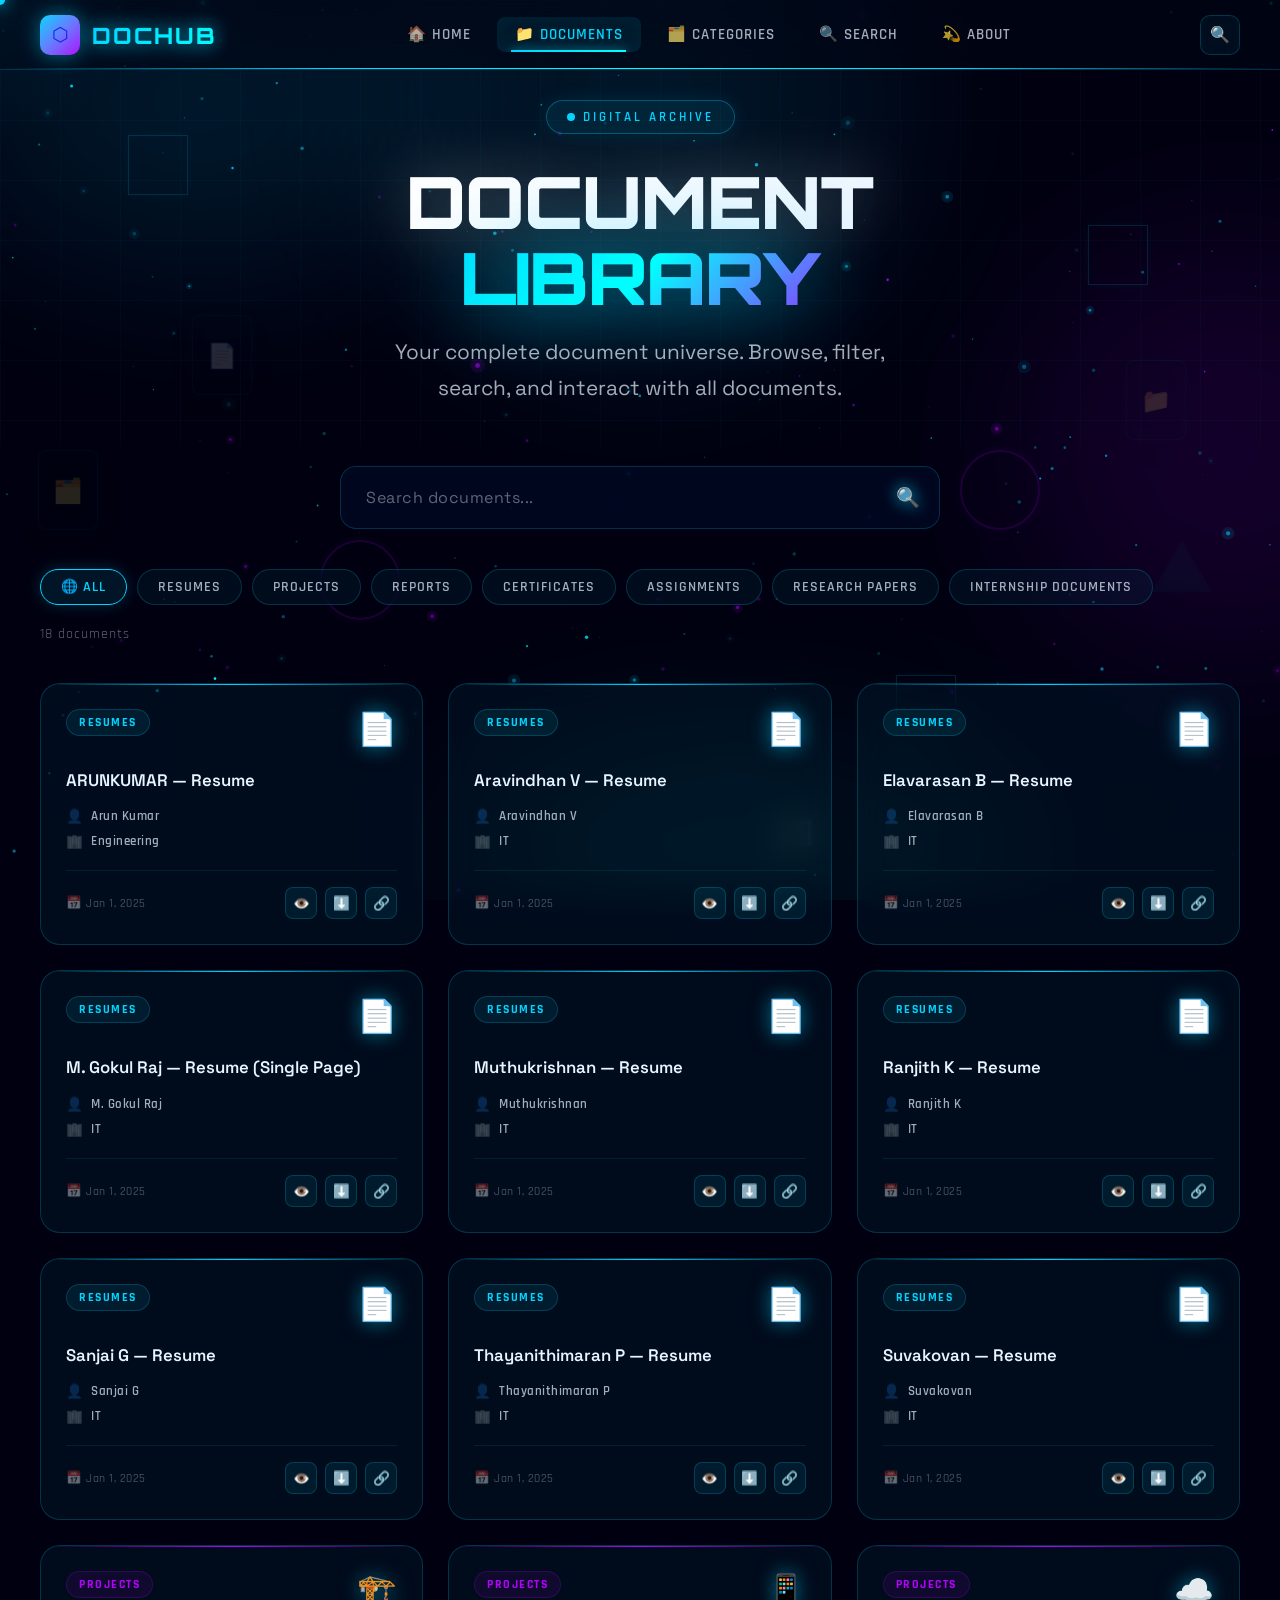
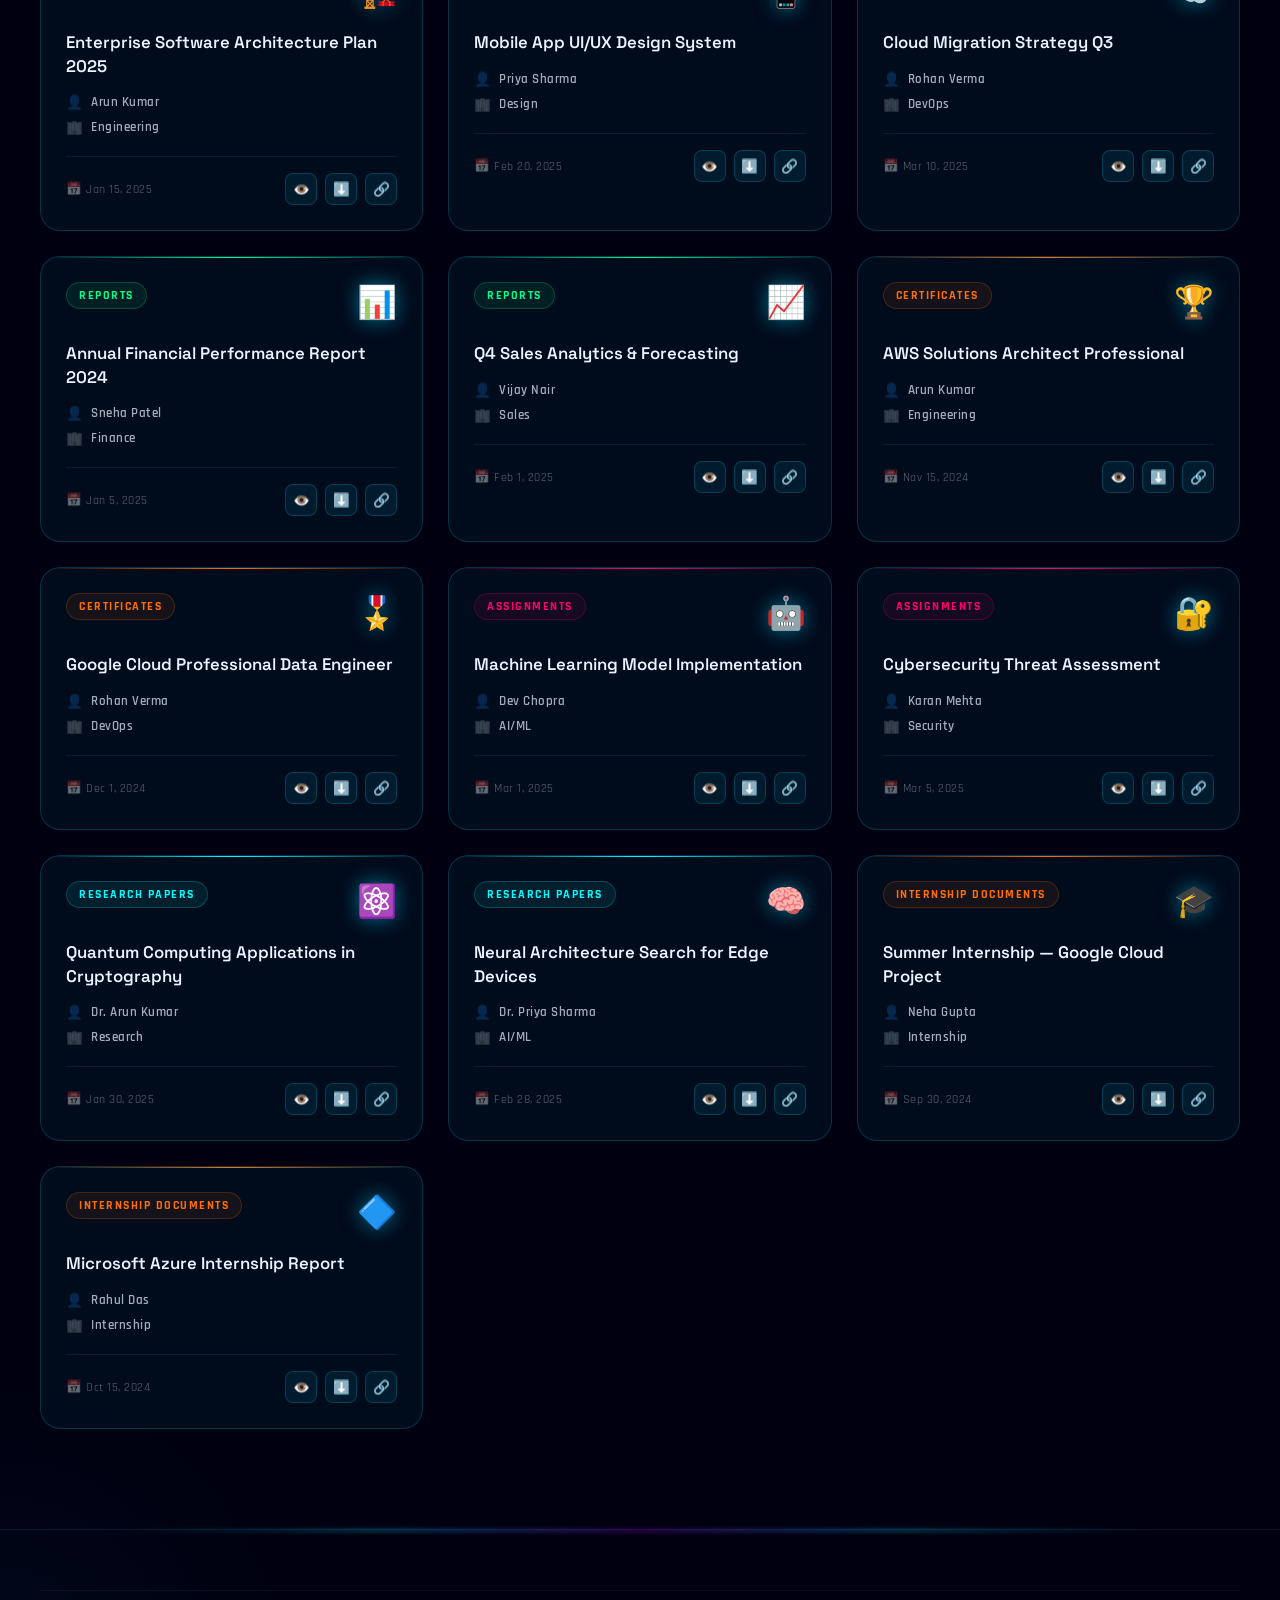
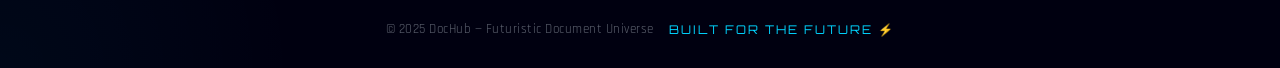
<file: documents.html>
<!DOCTYPE html>
<html lang="en">
<head>
  <meta charset="UTF-8" />
  <meta name="viewport" content="width=device-width, initial-scale=1.0" />
  <meta name="description" content="DocHub Documents — Browse all documents across categories with advanced filtering and 3D card interface." />
  <title>DocHub — Document Library</title>

  <link rel="preconnect" href="https://fonts.googleapis.com" />
  <link rel="preconnect" href="https://fonts.gstatic.com" crossorigin />
  <link rel="stylesheet" href="css/style.css" />
  <link rel="stylesheet" href="css/animations.css" />
  <link rel="stylesheet" href="css/responsive.css" />

  <style>
    .page-hero {
      min-height: 38vh;
      display: flex;
      align-items: center;
      justify-content: center;
      text-align: center;
      position: relative;
      padding: 100px 20px 40px;
    }

    @media (max-width: 768px) {
      .page-hero { min-height: 30vh; padding: 80px 20px 30px; }
    }
  </style>
</head>
<body>
  <div id="cursor-dot"></div>
  <div id="cursor-ring"></div>
  <div id="cursor-light"></div>

  <canvas id="particle-canvas"></canvas>
  <div class="aurora-container" aria-hidden="true">
    <div class="aurora aurora-1"></div>
    <div class="aurora aurora-2"></div>
    <div class="aurora aurora-3"></div>
  </div>
  <div class="floating-shapes" aria-hidden="true"></div>

  <!-- Navbar -->
  <nav id="navbar">
    <a href="index.html" class="nav-logo">
      <div class="nav-logo-icon">⬡</div>
      <span class="nav-logo-text">DOCHUB</span>
    </a>
    <ul class="nav-links">
      <li><a href="index.html"><span class="nav-link-inner">🏠 Home</span></a></li>
      <li><a href="documents.html" class="active"><span class="nav-link-inner">📁 Documents</span></a></li>
      <li><a href="index.html#categories"><span class="nav-link-inner">🗂️ Categories</span></a></li>
      <li><a href="index.html#search-section"><span class="nav-link-inner">🔍 Search</span></a></li>
      <li><a href="about.html"><span class="nav-link-inner">💫 About</span></a></li>
    </ul>
    <div class="nav-actions">
      <button class="nav-search-btn" id="nav-search-btn" aria-label="Search">🔍</button>
      <button class="hamburger" id="hamburger" aria-label="Menu">
        <span></span><span></span><span></span>
      </button>
    </div>
  </nav>

  <div class="mobile-nav" id="mobile-nav">
    <a href="index.html">🏠 Home</a>
    <a href="documents.html" class="active">📁 Documents</a>
    <a href="index.html#categories">🗂️ Categories</a>
    <a href="index.html#search-section">🔍 Search</a>
    <a href="about.html">💫 About</a>
    <a href="admin.html">⚙️ Admin</a>
  </div>

  <!-- Page Hero -->
  <div class="page-hero">
    <div class="hero-grid-overlay" aria-hidden="true"></div>
    <div class="hero-glow-orb hero-glow-orb-1" aria-hidden="true"></div>
    <div>
      <div class="hero-badge reveal">
        <span class="hero-badge-dot"></span>
        DIGITAL ARCHIVE
      </div>
      <h1 class="hero-title reveal delay-1" style="font-size: clamp(2.5rem, 6vw, 4.5rem);">
        <span class="hero-title-line1">DOCUMENT</span>
        <span class="hero-title-line2">LIBRARY</span>
      </h1>
      <p class="hero-subtitle reveal delay-2" style="max-width: 500px; margin: 0 auto;">
        Your complete document universe. Browse, filter, search, and interact with all documents.
      </p>
    </div>
  </div>

  <!-- Search Bar -->
  <section style="padding: 20px 0 0;">
    <div class="container">
      <div class="search-container reveal" style="max-width: 600px;">
        <div class="search-wrapper">
          <input type="text" id="search-input" class="search-input" placeholder="Search documents..." aria-label="Search" autocomplete="off" />
          <span class="search-icon">🔍</span>
        </div>
      </div>
    </div>
  </section>

  <!-- Documents Section -->
  <section id="documents" style="padding: 40px 0 100px;">
    <div class="container">
      <div class="docs-controls">
        <div class="docs-filter-tabs" id="filter-tabs" role="tablist">
          <!-- Rendered by JS -->
        </div>
        <div id="docs-count" style="font-family: var(--font-ui); font-size: 0.85rem; color: var(--text-muted); letter-spacing: 1px;">
          18 documents
        </div>
      </div>

      <div class="docs-grid" id="docs-grid" aria-label="Document cards">
        <!-- Rendered by JS -->
      </div>

      <!-- Search Results Section -->
      <div id="search-results-section" style="display: none; margin-top: 20px;">
        <p id="search-count" style="font-family:var(--font-ui); font-size:0.85rem; color:var(--neon-blue); letter-spacing:2px; margin-bottom:20px; text-transform:uppercase; text-align:center;"></p>
        <div class="search-results-grid" id="search-results-grid"></div>
      </div>
    </div>
  </section>

  <!-- Footer -->
  <footer id="footer">
    <div class="container">
      <div class="footer-bottom" style="justify-content: center; border-top: 1px solid rgba(0,212,255,0.08); padding-top: 30px;">
        <p>© 2025 DocHub — Futuristic Document Universe</p>
        <p style="color: var(--neon-blue); font-family: var(--font-display); font-size: 0.75rem; letter-spacing: 2px;">BUILT FOR THE FUTURE ⚡</p>
      </div>
    </div>
  </footer>

  <!-- Document Viewer Modal -->
  <div id="viewer-modal" role="dialog" aria-modal="true">
    <div class="modal-backdrop" id="modal-backdrop"></div>
    <div class="modal-panel">
      <div class="modal-header">
        <span class="modal-title" id="modal-doc-title">DOCUMENT VIEWER</span>
        <button class="modal-close" id="modal-close" aria-label="Close">✕</button>
      </div>
      <div class="modal-body">
        <div class="modal-preview">
          <div class="modal-preview-placeholder">
            <span class="modal-preview-icon" id="modal-icon">📄</span>
            <div style="font-family: var(--font-ui); font-size: 1rem; font-weight: 700; color: var(--neon-blue); letter-spacing: 2px; margin-bottom: 10px; text-transform: uppercase;">Document Preview</div>
            <p id="modal-preview-title" style="color: var(--text-secondary); font-size: 0.9rem; line-height: 1.6; max-width: 300px; margin: 0 auto;"></p>
          </div>
        </div>
        <div class="modal-sidebar">
          <div style="font-family: var(--font-display); font-size: 0.75rem; font-weight: 700; letter-spacing: 3px; color: var(--neon-blue); text-transform: uppercase; padding-bottom: 10px; border-bottom: 1px solid rgba(0,212,255,0.1);">
            📋 Document Info
          </div>
          <div class="modal-meta-group">
            <div class="modal-meta-label">Title</div>
            <div class="modal-meta-value" id="modal-meta-title">—</div>
          </div>
          <div class="modal-meta-group">
            <div class="modal-meta-label">Owner</div>
            <div class="modal-meta-value" id="modal-meta-owner">—</div>
          </div>
          <div class="modal-meta-group">
            <div class="modal-meta-label">Department</div>
            <div class="modal-meta-value" id="modal-meta-dept">—</div>
          </div>
          <div class="modal-meta-group">
            <div class="modal-meta-label">Category</div>
            <div class="modal-meta-value" id="modal-meta-category">—</div>
          </div>
          <div class="modal-meta-group">
            <div class="modal-meta-label">Upload Date</div>
            <div class="modal-meta-value" id="modal-meta-date">—</div>
          </div>
          <div class="modal-actions">
            <button class="modal-action-btn modal-btn-primary" onclick="downloadDocument()">⬇️ Download</button>
            <button class="modal-action-btn modal-btn-ghost" onclick="printDocument()">🖨️ Print</button>
            <button class="modal-action-btn modal-btn-ghost" onclick="shareDocument()">🔗 Share</button>
          </div>
        </div>
      </div>
    </div>
  </div>

  <script src="js/main.js"></script>
  <script src="js/documents.js"></script>
  <script src="js/search.js"></script>
  <script src="js/effects.js"></script>
</body>
</html>
</file>
<file: css/style.css>
/* ===== DOCHUB - MAIN STYLESHEET ===== */
/* Futuristic 3D Document Management Platform */

@import url('https://fonts.googleapis.com/css2?family=Orbitron:wght@400;500;600;700;800;900&family=Rajdhani:wght@300;400;500;600;700&family=Inter:wght@300;400;500;600;700&family=Space+Grotesk:wght@300;400;500;600;700&display=swap');

/* ===== CSS VARIABLES ===== */
:root {
  /* Primary Colors */
  --neon-blue: #00d4ff;
  --electric-cyan: #00ffff;
  --neon-purple: #b400ff;
  --neon-pink: #ff006e;
  --neon-green: #00ff88;
  
  /* Background Colors */
  --bg-deep-space: #000010;
  --bg-dark-navy: #010118;
  --bg-card: rgba(5, 10, 40, 0.6);
  --bg-glass: rgba(0, 212, 255, 0.05);
  --bg-glass-hover: rgba(0, 212, 255, 0.1);
  
  /* Text Colors */
  --text-primary: #e8f4ff;
  --text-secondary: rgba(232, 244, 255, 0.7);
  --text-muted: rgba(232, 244, 255, 0.4);
  
  /* Glow Colors */
  --glow-blue: 0 0 20px rgba(0, 212, 255, 0.5);
  --glow-cyan: 0 0 30px rgba(0, 255, 255, 0.4);
  --glow-purple: 0 0 20px rgba(180, 0, 255, 0.5);
  --glow-strong: 0 0 40px rgba(0, 212, 255, 0.8), 0 0 80px rgba(0, 212, 255, 0.4);
  
  /* Glass Effect */
  --glass-border: rgba(0, 212, 255, 0.2);
  --glass-bg: rgba(0, 10, 40, 0.4);
  --glass-blur: blur(20px);
  
  /* Transitions */
  --transition-fast: 0.2s ease;
  --transition-smooth: 0.4s cubic-bezier(0.23, 1, 0.32, 1);
  --transition-slow: 0.8s cubic-bezier(0.23, 1, 0.32, 1);
  
  /* Fonts */
  --font-display: 'Orbitron', monospace;
  --font-body: 'Space Grotesk', sans-serif;
  --font-ui: 'Rajdhani', sans-serif;
  
  /* Z-Index Layers */
  --z-bg: -10;
  --z-particles: -5;
  --z-content: 10;
  --z-nav: 100;
  --z-modal: 1000;
  --z-cursor: 9999;
  --z-loading: 10000;
}

/* ===== RESET & BASE ===== */
*, *::before, *::after {
  margin: 0;
  padding: 0;
  box-sizing: border-box;
}

html {
  scroll-behavior: smooth;
  overflow-x: hidden;
}

body {
  font-family: var(--font-body);
  background: var(--bg-deep-space);
  color: var(--text-primary);
  min-height: 100vh;
  overflow-x: hidden;
  cursor: none;
  -webkit-font-smoothing: antialiased;
  -moz-osx-font-smoothing: grayscale;
}

/* ===== CUSTOM SCROLLBAR ===== */
::-webkit-scrollbar {
  width: 6px;
}
::-webkit-scrollbar-track {
  background: var(--bg-deep-space);
}
::-webkit-scrollbar-thumb {
  background: linear-gradient(180deg, var(--neon-blue), var(--neon-purple));
  border-radius: 3px;
  box-shadow: 0 0 10px var(--neon-blue);
}

/* ===== CUSTOM CURSOR ===== */
#cursor-dot {
  position: fixed;
  width: 10px;
  height: 10px;
  background: var(--neon-blue);
  border-radius: 50%;
  pointer-events: none;
  z-index: var(--z-cursor);
  transform: translate(-50%, -50%);
  transition: transform 0.05s ease, width 0.2s ease, height 0.2s ease;
  box-shadow: 0 0 15px var(--neon-blue), 0 0 30px rgba(0,212,255,0.5);
  mix-blend-mode: screen;
}

#cursor-ring {
  position: fixed;
  width: 40px;
  height: 40px;
  border: 2px solid rgba(0, 212, 255, 0.6);
  border-radius: 50%;
  pointer-events: none;
  z-index: var(--z-cursor);
  transform: translate(-50%, -50%);
  transition: transform 0.12s ease, width 0.3s ease, height 0.3s ease, border-color 0.3s ease;
  box-shadow: 0 0 10px rgba(0,212,255,0.3);
}

#cursor-light {
  position: fixed;
  width: 300px;
  height: 300px;
  background: radial-gradient(circle, rgba(0,212,255,0.06) 0%, transparent 70%);
  border-radius: 50%;
  pointer-events: none;
  z-index: var(--z-cursor);
  transform: translate(-50%, -50%);
  transition: transform 0.08s ease;
}

.cursor-trail {
  position: fixed;
  width: 6px;
  height: 6px;
  border-radius: 50%;
  pointer-events: none;
  z-index: calc(var(--z-cursor) - 1);
  transform: translate(-50%, -50%);
  background: var(--electric-cyan);
  opacity: 0;
}

/* Cursor hover state */
body.cursor-hover #cursor-dot {
  width: 16px;
  height: 16px;
  box-shadow: 0 0 25px var(--neon-blue), 0 0 50px rgba(0,212,255,0.8);
}
body.cursor-hover #cursor-ring {
  width: 60px;
  height: 60px;
  border-color: var(--electric-cyan);
  box-shadow: 0 0 20px rgba(0,255,255,0.5);
}

/* ===== LOADING SCREEN ===== */
#loading-screen {
  position: fixed;
  top: 0; left: 0;
  width: 100%; height: 100%;
  background: var(--bg-deep-space);
  z-index: var(--z-loading);
  display: flex;
  align-items: center;
  justify-content: center;
  flex-direction: column;
  transition: opacity 0.8s ease, visibility 0.8s ease;
}

#loading-screen.fade-out {
  opacity: 0;
  visibility: hidden;
}

.loading-universe {
  position: relative;
  width: 200px;
  height: 200px;
  display: flex;
  align-items: center;
  justify-content: center;
}

.loading-ring {
  position: absolute;
  border-radius: 50%;
  border: 2px solid transparent;
}

.loading-ring:nth-child(1) {
  width: 200px; height: 200px;
  border-top-color: var(--neon-blue);
  border-right-color: var(--neon-blue);
  animation: spin 2s linear infinite;
  box-shadow: 0 0 20px var(--neon-blue);
}
.loading-ring:nth-child(2) {
  width: 160px; height: 160px;
  border-bottom-color: var(--neon-purple);
  border-left-color: var(--neon-purple);
  animation: spin 1.5s linear infinite reverse;
  box-shadow: 0 0 20px var(--neon-purple);
}
.loading-ring:nth-child(3) {
  width: 120px; height: 120px;
  border-top-color: var(--electric-cyan);
  border-right-color: var(--electric-cyan);
  animation: spin 1s linear infinite;
  box-shadow: 0 0 15px var(--electric-cyan);
}

.loading-logo-center {
  position: relative;
  z-index: 2;
  font-family: var(--font-display);
  font-size: 1.8rem;
  font-weight: 900;
  background: linear-gradient(135deg, var(--neon-blue), var(--electric-cyan));
  -webkit-background-clip: text;
  -webkit-text-fill-color: transparent;
  background-clip: text;
  text-shadow: none;
  filter: drop-shadow(0 0 20px var(--neon-blue));
  animation: pulse-glow 1.5s ease-in-out infinite;
}

.loading-text {
  margin-top: 40px;
  font-family: var(--font-display);
  font-size: 0.8rem;
  color: var(--text-secondary);
  letter-spacing: 4px;
  text-transform: uppercase;
  animation: flicker 2s ease-in-out infinite;
}

.loading-bar-container {
  margin-top: 20px;
  width: 300px;
  height: 3px;
  background: rgba(0,212,255,0.1);
  border-radius: 2px;
  overflow: hidden;
  border: 1px solid rgba(0,212,255,0.2);
}

.loading-bar {
  height: 100%;
  background: linear-gradient(90deg, var(--neon-blue), var(--electric-cyan), var(--neon-purple));
  border-radius: 2px;
  animation: loading-progress 2.5s ease-in-out forwards;
  box-shadow: 0 0 10px var(--neon-blue);
}

@keyframes loading-progress {
  0% { width: 0%; }
  30% { width: 40%; }
  60% { width: 70%; }
  90% { width: 90%; }
  100% { width: 100%; }
}

/* ===== BACKGROUND CANVAS ===== */
#bg-canvas {
  position: fixed;
  top: 0; left: 0;
  width: 100%; height: 100%;
  z-index: var(--z-bg);
  pointer-events: none;
}

/* ===== AURORA BACKGROUND ===== */
.aurora-container {
  position: fixed;
  top: 0; left: 0;
  width: 100%; height: 100%;
  z-index: calc(var(--z-bg) + 1);
  pointer-events: none;
  overflow: hidden;
}

.aurora {
  position: absolute;
  border-radius: 50%;
  filter: blur(80px);
  opacity: 0.15;
  animation: aurora-drift 15s ease-in-out infinite;
}

.aurora-1 {
  width: 600px; height: 400px;
  background: radial-gradient(ellipse, var(--neon-blue), transparent);
  top: -100px; left: -100px;
  animation-delay: 0s;
}
.aurora-2 {
  width: 500px; height: 500px;
  background: radial-gradient(ellipse, var(--neon-purple), transparent);
  top: 200px; right: -200px;
  animation-delay: -5s;
  animation-duration: 18s;
}
.aurora-3 {
  width: 700px; height: 300px;
  background: radial-gradient(ellipse, var(--electric-cyan), transparent);
  bottom: -100px; left: 30%;
  animation-delay: -8s;
  animation-duration: 20s;
  opacity: 0.08;
}

@keyframes aurora-drift {
  0%, 100% { transform: translate(0, 0) scale(1); }
  25% { transform: translate(100px, 50px) scale(1.1); }
  50% { transform: translate(-50px, 100px) scale(0.9); }
  75% { transform: translate(80px, -50px) scale(1.05); }
}

/* ===== FLOATING GEOMETRIC SHAPES ===== */
.floating-shapes {
  position: fixed;
  top: 0; left: 0;
  width: 100%; height: 100%;
  z-index: calc(var(--z-bg) + 2);
  pointer-events: none;
  overflow: hidden;
}

.geo-shape {
  position: absolute;
  opacity: 0.15;
}

.geo-cube {
  width: 60px; height: 60px;
  border: 1px solid var(--neon-blue);
  box-shadow: 0 0 10px rgba(0,212,255,0.3);
  transform-style: preserve-3d;
  animation: float-cube 20s ease-in-out infinite, spin-slow 30s linear infinite;
}

.geo-ring {
  width: 80px; height: 80px;
  border-radius: 50%;
  border: 2px solid var(--neon-purple);
  box-shadow: 0 0 15px rgba(180,0,255,0.3);
  animation: float-ring 25s ease-in-out infinite;
}

.geo-triangle {
  width: 0; height: 0;
  border-left: 30px solid transparent;
  border-right: 30px solid transparent;
  border-bottom: 52px solid rgba(0,255,255,0.15);
  filter: drop-shadow(0 0 8px rgba(0,255,255,0.4));
  animation: float-triangle 18s ease-in-out infinite;
}

/* ===== NAVIGATION ===== */
#navbar {
  position: fixed;
  top: 0; left: 0; right: 0;
  height: 70px;
  z-index: var(--z-nav);
  display: flex;
  align-items: center;
  justify-content: space-between;
  padding: 0 40px;
  background: rgba(0, 5, 20, 0.6);
  backdrop-filter: blur(20px);
  -webkit-backdrop-filter: blur(20px);
  border-bottom: 1px solid var(--glass-border);
  transition: all var(--transition-smooth);
}

#navbar::before {
  content: '';
  position: absolute;
  bottom: 0; left: 0; right: 0;
  height: 1px;
  background: linear-gradient(90deg, transparent, var(--neon-blue), var(--electric-cyan), var(--neon-blue), transparent);
  animation: scanline 3s linear infinite;
}

@keyframes scanline {
  0% { opacity: 0.3; }
  50% { opacity: 1; }
  100% { opacity: 0.3; }
}

.nav-logo {
  display: flex;
  align-items: center;
  gap: 12px;
  text-decoration: none;
}

.nav-logo-icon {
  width: 40px;
  height: 40px;
  background: linear-gradient(135deg, var(--neon-blue), var(--neon-purple));
  border-radius: 10px;
  display: flex;
  align-items: center;
  justify-content: center;
  font-size: 1.2rem;
  box-shadow: var(--glow-blue);
  position: relative;
  overflow: hidden;
}

.nav-logo-icon::after {
  content: '';
  position: absolute;
  top: -50%; left: -50%;
  width: 200%; height: 200%;
  background: linear-gradient(135deg, transparent, rgba(255,255,255,0.1), transparent);
  animation: shine 3s ease-in-out infinite;
}

.nav-logo-text {
  font-family: var(--font-display);
  font-size: 1.4rem;
  font-weight: 800;
  background: linear-gradient(135deg, var(--neon-blue), var(--electric-cyan));
  -webkit-background-clip: text;
  -webkit-text-fill-color: transparent;
  background-clip: text;
  filter: drop-shadow(0 0 10px var(--neon-blue));
  letter-spacing: 2px;
}

.nav-links {
  display: flex;
  align-items: center;
  gap: 8px;
  list-style: none;
}

.nav-links a {
  display: flex;
  align-items: center;
  gap: 6px;
  padding: 8px 18px;
  font-family: var(--font-ui);
  font-size: 0.95rem;
  font-weight: 600;
  color: var(--text-secondary);
  text-decoration: none;
  border-radius: 8px;
  letter-spacing: 1px;
  text-transform: uppercase;
  transition: all var(--transition-fast);
  position: relative;
  overflow: hidden;
}

.nav-links a::before {
  content: '';
  position: absolute;
  bottom: 0; left: 50%; right: 50%;
  height: 2px;
  background: linear-gradient(90deg, var(--neon-blue), var(--electric-cyan));
  transition: all var(--transition-fast);
  box-shadow: 0 0 10px var(--neon-blue);
}

.nav-links a:hover, .nav-links a.active {
  color: var(--neon-blue);
  background: rgba(0, 212, 255, 0.08);
  box-shadow: inset 0 0 15px rgba(0,212,255,0.05);
}

.nav-links a:hover::before, .nav-links a.active::before {
  left: 10%;
  right: 10%;
}

.nav-actions {
  display: flex;
  align-items: center;
  gap: 12px;
}

.nav-search-btn {
  width: 40px; height: 40px;
  border-radius: 10px;
  background: var(--bg-glass);
  border: 1px solid var(--glass-border);
  color: var(--neon-blue);
  font-size: 1rem;
  cursor: pointer;
  transition: all var(--transition-fast);
  display: flex;
  align-items: center;
  justify-content: center;
  backdrop-filter: blur(10px);
}

.nav-search-btn:hover {
  background: rgba(0,212,255,0.15);
  box-shadow: var(--glow-blue);
  transform: translateY(-2px);
}

.hamburger {
  display: none;
  flex-direction: column;
  gap: 5px;
  cursor: pointer;
  padding: 8px;
  border-radius: 8px;
  background: var(--bg-glass);
  border: 1px solid var(--glass-border);
  transition: all var(--transition-fast);
}

.hamburger span {
  width: 24px;
  height: 2px;
  background: var(--neon-blue);
  border-radius: 2px;
  transition: all var(--transition-smooth);
  display: block;
  box-shadow: 0 0 5px var(--neon-blue);
}

/* ===== HERO SECTION ===== */
#hero {
  min-height: 100vh;
  display: flex;
  align-items: center;
  justify-content: center;
  position: relative;
  overflow: hidden;
  padding-top: 70px;
}

.hero-content {
  text-align: center;
  position: relative;
  z-index: 5;
  max-width: 900px;
  padding: 40px 20px;
}

.hero-badge {
  display: inline-flex;
  align-items: center;
  gap: 8px;
  padding: 8px 20px;
  border-radius: 50px;
  background: rgba(0,212,255,0.08);
  border: 1px solid rgba(0,212,255,0.3);
  font-family: var(--font-ui);
  font-size: 0.8rem;
  font-weight: 600;
  letter-spacing: 3px;
  text-transform: uppercase;
  color: var(--neon-blue);
  margin-bottom: 30px;
  animation: float 4s ease-in-out infinite;
  box-shadow: 0 0 20px rgba(0,212,255,0.1);
}

.hero-badge-dot {
  width: 8px; height: 8px;
  border-radius: 50%;
  background: var(--neon-blue);
  animation: pulse-glow 2s ease-in-out infinite;
}

.hero-title {
  font-family: var(--font-display);
  font-size: clamp(3rem, 8vw, 7rem);
  font-weight: 900;
  line-height: 1.05;
  margin-bottom: 20px;
  letter-spacing: -1px;
}

.hero-title-line1 {
  display: block;
  background: linear-gradient(135deg, #ffffff 0%, var(--text-primary) 100%);
  -webkit-background-clip: text;
  -webkit-text-fill-color: transparent;
  background-clip: text;
  filter: drop-shadow(0 0 30px rgba(255,255,255,0.3));
}

.hero-title-line2 {
  display: block;
  background: linear-gradient(135deg, var(--neon-blue) 0%, var(--electric-cyan) 50%, var(--neon-purple) 100%);
  -webkit-background-clip: text;
  -webkit-text-fill-color: transparent;
  background-clip: text;
  filter: drop-shadow(0 0 40px rgba(0,212,255,0.8));
  animation: title-glow 3s ease-in-out infinite;
}

@keyframes title-glow {
  0%, 100% { filter: drop-shadow(0 0 40px rgba(0,212,255,0.8)); }
  50% { filter: drop-shadow(0 0 60px rgba(0,212,255,1)) drop-shadow(0 0 100px rgba(0,255,255,0.5)); }
}

.hero-subtitle {
  font-family: var(--font-body);
  font-size: clamp(1rem, 2.5vw, 1.3rem);
  font-weight: 400;
  color: var(--text-secondary);
  line-height: 1.7;
  margin-bottom: 50px;
  max-width: 600px;
  margin-left: auto;
  margin-right: auto;
}

.hero-cta-group {
  display: flex;
  align-items: center;
  justify-content: center;
  gap: 20px;
  flex-wrap: wrap;
}

/* ===== BUTTONS ===== */
.btn-primary {
  position: relative;
  display: inline-flex;
  align-items: center;
  gap: 10px;
  padding: 16px 40px;
  font-family: var(--font-ui);
  font-size: 1rem;
  font-weight: 700;
  letter-spacing: 2px;
  text-transform: uppercase;
  color: #fff;
  background: linear-gradient(135deg, var(--neon-blue), var(--neon-purple));
  border: none;
  border-radius: 12px;
  cursor: pointer;
  text-decoration: none;
  overflow: hidden;
  transition: all var(--transition-smooth);
  box-shadow: 0 0 30px rgba(0,212,255,0.4), 0 0 60px rgba(0,212,255,0.2), inset 0 1px 0 rgba(255,255,255,0.2);
  transform-style: preserve-3d;
}

.btn-primary::before {
  content: '';
  position: absolute;
  top: 0; left: -100%;
  width: 100%; height: 100%;
  background: linear-gradient(90deg, transparent, rgba(255,255,255,0.25), transparent);
  transition: left 0.5s ease;
}

.btn-primary:hover {
  transform: translateY(-3px) scale(1.02);
  box-shadow: 0 0 50px rgba(0,212,255,0.7), 0 0 100px rgba(0,212,255,0.3), inset 0 1px 0 rgba(255,255,255,0.3);
}

.btn-primary:hover::before {
  left: 100%;
}

.btn-primary:active {
  transform: translateY(0) scale(0.98);
}

.btn-secondary {
  display: inline-flex;
  align-items: center;
  gap: 10px;
  padding: 15px 35px;
  font-family: var(--font-ui);
  font-size: 1rem;
  font-weight: 600;
  letter-spacing: 2px;
  text-transform: uppercase;
  color: var(--neon-blue);
  background: transparent;
  border: 1px solid rgba(0,212,255,0.4);
  border-radius: 12px;
  cursor: pointer;
  text-decoration: none;
  transition: all var(--transition-smooth);
  backdrop-filter: blur(10px);
  position: relative;
  overflow: hidden;
}

.btn-secondary::after {
  content: '';
  position: absolute;
  inset: 0;
  background: linear-gradient(135deg, rgba(0,212,255,0.1), transparent);
  opacity: 0;
  transition: opacity var(--transition-fast);
}

.btn-secondary:hover {
  border-color: var(--neon-blue);
  box-shadow: 0 0 20px rgba(0,212,255,0.3), inset 0 0 20px rgba(0,212,255,0.05);
  transform: translateY(-2px);
}

.btn-secondary:hover::after {
  opacity: 1;
}

/* ===== HERO FLOATING ELEMENTS ===== */
.hero-float-elements {
  position: absolute;
  inset: 0;
  pointer-events: none;
}

.hero-doc-float {
  position: absolute;
  width: 60px; height: 80px;
  background: var(--bg-glass);
  border: 1px solid var(--glass-border);
  border-radius: 8px;
  backdrop-filter: blur(10px);
  display: flex;
  align-items: center;
  justify-content: center;
  font-size: 1.5rem;
  box-shadow: 0 10px 30px rgba(0,0,0,0.3), 0 0 20px rgba(0,212,255,0.1);
  animation: float var(--float-dur, 6s) ease-in-out infinite;
  animation-delay: var(--float-delay, 0s);
}

/* ===== SECTION COMMON STYLES ===== */
section {
  padding: 100px 0;
  position: relative;
}

.container {
  max-width: 1300px;
  margin: 0 auto;
  padding: 0 40px;
}

.section-header {
  text-align: center;
  margin-bottom: 70px;
}

.section-badge {
  display: inline-flex;
  align-items: center;
  gap: 8px;
  padding: 6px 18px;
  background: rgba(0,212,255,0.08);
  border: 1px solid rgba(0,212,255,0.25);
  border-radius: 50px;
  font-family: var(--font-ui);
  font-size: 0.75rem;
  font-weight: 600;
  letter-spacing: 3px;
  text-transform: uppercase;
  color: var(--neon-blue);
  margin-bottom: 20px;
}

.section-title {
  font-family: var(--font-display);
  font-size: clamp(2rem, 5vw, 3.5rem);
  font-weight: 800;
  line-height: 1.15;
  margin-bottom: 16px;
  background: linear-gradient(135deg, var(--text-primary) 0%, var(--neon-blue) 100%);
  -webkit-background-clip: text;
  -webkit-text-fill-color: transparent;
  background-clip: text;
}

.section-subtitle {
  font-size: 1.05rem;
  color: var(--text-secondary);
  max-width: 550px;
  margin: 0 auto;
  line-height: 1.7;
}

/* ===== STATS SECTION ===== */
#stats {
  padding: 60px 0;
  position: relative;
}

.stats-grid {
  display: grid;
  grid-template-columns: repeat(3, 1fr);
  gap: 30px;
}

.stat-card {
  background: var(--bg-glass);
  border: 1px solid var(--glass-border);
  border-radius: 20px;
  padding: 40px 30px;
  text-align: center;
  backdrop-filter: var(--glass-blur);
  -webkit-backdrop-filter: var(--glass-blur);
  position: relative;
  overflow: hidden;
  transition: all var(--transition-smooth);
  transform-style: preserve-3d;
}

.stat-card::before {
  content: '';
  position: absolute;
  top: 0; left: 0; right: 0;
  height: 1px;
  background: linear-gradient(90deg, transparent, var(--neon-blue), transparent);
  opacity: 0.5;
}

.stat-card::after {
  content: '';
  position: absolute;
  inset: 0;
  background: radial-gradient(circle at 50% 0%, rgba(0,212,255,0.05) 0%, transparent 70%);
  pointer-events: none;
}

.stat-card:hover {
  transform: translateY(-8px) rotateX(5deg);
  border-color: rgba(0,212,255,0.5);
  box-shadow: 0 20px 60px rgba(0,0,0,0.4), 0 0 30px rgba(0,212,255,0.2);
}

.stat-icon {
  font-size: 2.5rem;
  margin-bottom: 16px;
  display: block;
  filter: drop-shadow(0 0 15px var(--neon-blue));
  animation: float 5s ease-in-out infinite;
}

.stat-number {
  font-family: var(--font-display);
  font-size: 3rem;
  font-weight: 900;
  background: linear-gradient(135deg, var(--neon-blue), var(--electric-cyan));
  -webkit-background-clip: text;
  -webkit-text-fill-color: transparent;
  background-clip: text;
  filter: drop-shadow(0 0 20px rgba(0,212,255,0.8));
  line-height: 1;
  margin-bottom: 8px;
}

.stat-label {
  font-family: var(--font-ui);
  font-size: 0.85rem;
  font-weight: 600;
  letter-spacing: 2px;
  text-transform: uppercase;
  color: var(--text-muted);
}

/* ===== CATEGORIES / FOLDERS ===== */
#categories {
  padding: 100px 0;
}

.folders-grid {
  display: grid;
  grid-template-columns: repeat(auto-fill, minmax(220px, 1fr));
  gap: 30px;
}

.folder-card {
  position: relative;
  cursor: pointer;
  perspective: 1000px;
  transition: all var(--transition-smooth);
}

.folder-inner {
  position: relative;
  background: var(--bg-glass);
  border: 1px solid var(--glass-border);
  border-radius: 20px;
  padding: 40px 25px;
  text-align: center;
  backdrop-filter: var(--glass-blur);
  -webkit-backdrop-filter: var(--glass-blur);
  transition: all var(--transition-smooth);
  transform-style: preserve-3d;
  overflow: hidden;
}

.folder-inner::before {
  content: '';
  position: absolute;
  inset: 0;
  background: radial-gradient(circle at 50% 50%, var(--folder-glow, rgba(0,212,255,0.1)), transparent 70%);
  opacity: 0;
  transition: opacity var(--transition-smooth);
}

.folder-inner::after {
  content: '';
  position: absolute;
  top: -50%; left: -50%;
  width: 200%; height: 200%;
  background: linear-gradient(135deg, transparent 30%, rgba(255,255,255,0.05) 50%, transparent 70%);
  opacity: 0;
  transition: opacity var(--transition-smooth);
  transform: rotate(-20deg);
  pointer-events: none;
}

.folder-card:hover .folder-inner {
  transform: translateY(-12px) rotateX(8deg) rotateY(3deg);
  border-color: var(--folder-color, var(--neon-blue));
  box-shadow: 0 30px 80px rgba(0,0,0,0.5), 0 0 30px var(--folder-shadow, rgba(0,212,255,0.3));
}

.folder-card:hover .folder-inner::before,
.folder-card:hover .folder-inner::after {
  opacity: 1;
}

.folder-icon {
  font-size: 3.5rem;
  margin-bottom: 20px;
  display: block;
  transition: all var(--transition-smooth);
  filter: drop-shadow(0 0 15px var(--folder-color, var(--neon-blue)));
}

.folder-card:hover .folder-icon {
  transform: scale(1.2) translateY(-5px);
  filter: drop-shadow(0 0 25px var(--folder-color, var(--neon-blue)));
}

.folder-name {
  font-family: var(--font-ui);
  font-size: 1.1rem;
  font-weight: 700;
  letter-spacing: 1px;
  color: var(--text-primary);
  margin-bottom: 8px;
  text-transform: uppercase;
}

.folder-count {
  font-family: var(--font-body);
  font-size: 0.85rem;
  color: var(--folder-color, var(--neon-blue));
  opacity: 0.8;
}

.folder-count span {
  font-weight: 700;
  font-family: var(--font-display);
  font-size: 1rem;
}

/* ===== DOCUMENTS GRID ===== */
#documents {
  padding: 100px 0;
}

.docs-controls {
  display: flex;
  align-items: center;
  justify-content: space-between;
  margin-bottom: 40px;
  gap: 20px;
  flex-wrap: wrap;
}

.docs-filter-tabs {
  display: flex;
  gap: 10px;
  flex-wrap: wrap;
}

.filter-tab {
  padding: 8px 20px;
  font-family: var(--font-ui);
  font-size: 0.85rem;
  font-weight: 600;
  letter-spacing: 1px;
  text-transform: uppercase;
  color: var(--text-secondary);
  background: var(--bg-glass);
  border: 1px solid var(--glass-border);
  border-radius: 50px;
  cursor: pointer;
  transition: all var(--transition-fast);
  backdrop-filter: blur(10px);
}

.filter-tab:hover, .filter-tab.active {
  color: var(--neon-blue);
  border-color: var(--neon-blue);
  background: rgba(0,212,255,0.1);
  box-shadow: 0 0 15px rgba(0,212,255,0.2);
}

.docs-grid {
  display: grid;
  grid-template-columns: repeat(auto-fill, minmax(300px, 1fr));
  gap: 25px;
}

/* ===== DOCUMENT CARDS ===== */
.doc-card {
  position: relative;
  background: var(--bg-glass);
  border: 1px solid var(--glass-border);
  border-radius: 20px;
  padding: 25px;
  backdrop-filter: var(--glass-blur);
  -webkit-backdrop-filter: var(--glass-blur);
  transition: all var(--transition-smooth);
  cursor: pointer;
  overflow: hidden;
  transform-style: preserve-3d;
  animation: float var(--float-dur, 8s) ease-in-out infinite;
  animation-delay: var(--float-delay, 0s);
}

.doc-card::before {
  content: '';
  position: absolute;
  top: 0; left: -100%;
  width: 100%; height: 100%;
  background: linear-gradient(90deg, transparent, rgba(255,255,255,0.05), transparent);
  transition: left 0.6s ease;
}

.doc-card::after {
  content: '';
  position: absolute;
  top: 0; left: 0; right: 0;
  height: 1px;
  background: linear-gradient(90deg, transparent, var(--doc-color, var(--neon-blue)), transparent);
}

.doc-card:hover {
  transform: translateY(-8px) rotateX(3deg) rotateY(2deg);
  border-color: var(--doc-color, var(--neon-blue));
  box-shadow: 0 25px 70px rgba(0,0,0,0.4), 0 0 30px var(--doc-glow, rgba(0,212,255,0.2));
  animation-play-state: paused;
}

.doc-card:hover::before {
  left: 100%;
}

.doc-card-header {
  display: flex;
  align-items: flex-start;
  justify-content: space-between;
  margin-bottom: 20px;
}

.doc-type-badge {
  display: inline-flex;
  align-items: center;
  gap: 6px;
  padding: 5px 12px;
  border-radius: 50px;
  font-family: var(--font-ui);
  font-size: 0.72rem;
  font-weight: 700;
  letter-spacing: 1.5px;
  text-transform: uppercase;
  background: rgba(0,212,255,0.1);
  border: 1px solid rgba(0,212,255,0.3);
  color: var(--neon-blue);
}

.doc-icon-large {
  font-size: 2rem;
  filter: drop-shadow(0 0 10px rgba(0,212,255,0.5));
}

.doc-title {
  font-family: var(--font-body);
  font-size: 1.05rem;
  font-weight: 600;
  color: var(--text-primary);
  margin-bottom: 16px;
  line-height: 1.4;
}

.doc-meta {
  display: flex;
  flex-direction: column;
  gap: 8px;
  margin-bottom: 20px;
}

.doc-meta-item {
  display: flex;
  align-items: center;
  gap: 8px;
  font-size: 0.82rem;
  color: var(--text-muted);
}

.doc-meta-item span:first-child {
  font-size: 0.85rem;
  opacity: 0.7;
}

.doc-meta-label {
  font-family: var(--font-ui);
  font-weight: 600;
  color: var(--text-secondary);
  letter-spacing: 0.5px;
}

.doc-card-footer {
  display: flex;
  align-items: center;
  justify-content: space-between;
  padding-top: 16px;
  border-top: 1px solid rgba(0,212,255,0.1);
}

.doc-date {
  font-size: 0.78rem;
  color: var(--text-muted);
  font-family: var(--font-ui);
  letter-spacing: 0.5px;
}

.doc-actions {
  display: flex;
  gap: 8px;
}

.doc-action-btn {
  width: 32px; height: 32px;
  border-radius: 8px;
  background: rgba(0,212,255,0.08);
  border: 1px solid rgba(0,212,255,0.2);
  color: var(--neon-blue);
  font-size: 0.85rem;
  cursor: pointer;
  display: flex;
  align-items: center;
  justify-content: center;
  transition: all var(--transition-fast);
}

.doc-action-btn:hover {
  background: rgba(0,212,255,0.2);
  border-color: var(--neon-blue);
  box-shadow: 0 0 10px rgba(0,212,255,0.3);
  transform: translateY(-2px);
}

/* ===== SEARCH SECTION ===== */
#search-section {
  padding: 80px 0;
  position: relative;
}

.search-container {
  max-width: 700px;
  margin: 0 auto;
  position: relative;
}

.search-wrapper {
  position: relative;
  display: flex;
  align-items: center;
}

.search-input {
  width: 100%;
  padding: 20px 70px 20px 25px;
  font-family: var(--font-body);
  font-size: 1rem;
  color: var(--text-primary);
  background: rgba(0, 10, 40, 0.6);
  border: 1px solid var(--glass-border);
  border-radius: 16px;
  backdrop-filter: blur(20px);
  -webkit-backdrop-filter: blur(20px);
  outline: none;
  transition: all var(--transition-smooth);
  letter-spacing: 0.5px;
}

.search-input::placeholder {
  color: var(--text-muted);
}

.search-input:focus {
  border-color: var(--neon-blue);
  box-shadow: 0 0 30px rgba(0,212,255,0.2), inset 0 0 15px rgba(0,212,255,0.03);
}

.search-icon {
  position: absolute;
  right: 20px;
  font-size: 1.2rem;
  color: var(--neon-blue);
  pointer-events: none;
  filter: drop-shadow(0 0 8px var(--neon-blue));
}

.search-results {
  margin-top: 30px;
}

.search-results-grid {
  display: grid;
  grid-template-columns: repeat(auto-fill, minmax(280px, 1fr));
  gap: 20px;
  margin-top: 20px;
}

/* ===== VIEWER MODAL ===== */
#viewer-modal {
  position: fixed;
  inset: 0;
  z-index: var(--z-modal);
  display: none;
  align-items: center;
  justify-content: center;
  padding: 20px;
}

#viewer-modal.open {
  display: flex;
}

.modal-backdrop {
  position: absolute;
  inset: 0;
  background: rgba(0, 0, 10, 0.85);
  backdrop-filter: blur(10px);
  -webkit-backdrop-filter: blur(10px);
}

.modal-panel {
  position: relative;
  z-index: 2;
  width: 100%;
  max-width: 900px;
  max-height: 90vh;
  background: rgba(2, 8, 35, 0.95);
  border: 1px solid rgba(0,212,255,0.3);
  border-radius: 24px;
  backdrop-filter: blur(30px);
  -webkit-backdrop-filter: blur(30px);
  overflow: hidden;
  box-shadow: 0 0 80px rgba(0,212,255,0.15), 0 40px 100px rgba(0,0,0,0.6);
  animation: modal-open 0.5s cubic-bezier(0.23, 1, 0.32, 1) forwards;
}

@keyframes modal-open {
  from { transform: scale(0.85) translateY(30px); opacity: 0; }
  to { transform: scale(1) translateY(0); opacity: 1; }
}

.modal-header {
  display: flex;
  align-items: center;
  justify-content: space-between;
  padding: 25px 30px;
  border-bottom: 1px solid rgba(0,212,255,0.1);
  background: rgba(0,212,255,0.03);
}

.modal-title {
  font-family: var(--font-display);
  font-size: 1.1rem;
  font-weight: 700;
  color: var(--neon-blue);
  letter-spacing: 2px;
  text-transform: uppercase;
}

.modal-close {
  width: 36px; height: 36px;
  border-radius: 10px;
  background: rgba(255,100,100,0.1);
  border: 1px solid rgba(255,100,100,0.3);
  color: #ff6464;
  font-size: 1.1rem;
  cursor: pointer;
  display: flex;
  align-items: center;
  justify-content: center;
  transition: all var(--transition-fast);
}

.modal-close:hover {
  background: rgba(255,100,100,0.25);
  box-shadow: 0 0 15px rgba(255,100,100,0.3);
}

.modal-body {
  display: grid;
  grid-template-columns: 1fr 320px;
  height: calc(90vh - 80px);
  overflow: hidden;
}

.modal-preview {
  padding: 10px;
  overflow: hidden;
  display: flex;
  align-items: stretch;
  justify-content: center;
  background: rgba(0,0,10,0.3);
}

.modal-preview iframe {
  width: 100%;
  height: 100%;
  min-height: 500px;
  border: none;
  border-radius: 8px;
}

.modal-preview .modal-preview-placeholder {
  display: flex;
  flex-direction: column;
  align-items: center;
  justify-content: center;
  padding: 40px;
  text-align: center;
  width: 100%;
}

.modal-preview-placeholder {
  text-align: center;
  padding: 60px;
}

.modal-preview-icon {
  font-size: 6rem;
  margin-bottom: 20px;
  filter: drop-shadow(0 0 30px var(--neon-blue));
  animation: float 5s ease-in-out infinite;
  display: block;
}

.modal-sidebar {
  border-left: 1px solid rgba(0,212,255,0.1);
  padding: 30px;
  overflow-y: auto;
  display: flex;
  flex-direction: column;
  gap: 20px;
}

.modal-meta-group {
  background: rgba(0,212,255,0.03);
  border: 1px solid rgba(0,212,255,0.1);
  border-radius: 12px;
  padding: 16px;
}

.modal-meta-label {
  font-family: var(--font-ui);
  font-size: 0.7rem;
  font-weight: 700;
  letter-spacing: 2px;
  text-transform: uppercase;
  color: var(--neon-blue);
  margin-bottom: 6px;
}

.modal-meta-value {
  font-size: 0.9rem;
  color: var(--text-primary);
  font-weight: 500;
}

.modal-actions {
  display: flex;
  flex-direction: column;
  gap: 10px;
  margin-top: auto;
}

.modal-action-btn {
  width: 100%;
  padding: 12px;
  border-radius: 10px;
  font-family: var(--font-ui);
  font-size: 0.9rem;
  font-weight: 600;
  letter-spacing: 1.5px;
  text-transform: uppercase;
  cursor: pointer;
  display: flex;
  align-items: center;
  justify-content: center;
  gap: 8px;
  transition: all var(--transition-fast);
}

.modal-btn-primary {
  background: linear-gradient(135deg, var(--neon-blue), var(--neon-purple));
  border: none;
  color: #fff;
  box-shadow: 0 0 20px rgba(0,212,255,0.3);
}

.modal-btn-primary:hover {
  box-shadow: 0 0 40px rgba(0,212,255,0.6);
  transform: translateY(-2px);
}

.modal-btn-ghost {
  background: transparent;
  border: 1px solid rgba(0,212,255,0.3);
  color: var(--neon-blue);
}

.modal-btn-ghost:hover {
  background: rgba(0,212,255,0.1);
  border-color: var(--neon-blue);
}

/* ===== ABOUT SECTION ===== */
#about {
  padding: 120px 0;
}

.about-grid {
  display: grid;
  grid-template-columns: 1fr 1fr;
  gap: 80px;
  align-items: center;
}

.about-visual {
  position: relative;
  height: 500px;
  perspective: 1000px;
}

.about-card-3d {
  position: absolute;
  background: var(--bg-glass);
  border: 1px solid var(--glass-border);
  border-radius: 20px;
  backdrop-filter: var(--glass-blur);
  -webkit-backdrop-filter: var(--glass-blur);
  padding: 25px;
  transition: all var(--transition-smooth);
}

.about-card-3d:nth-child(1) {
  top: 50px; left: 50px;
  width: 280px;
  animation: float 8s ease-in-out infinite;
  transform: rotateY(-15deg) rotateX(5deg);
  box-shadow: 0 20px 50px rgba(0,0,0,0.4), 0 0 25px rgba(0,212,255,0.1);
}

.about-card-3d:nth-child(2) {
  top: 180px; right: 20px;
  width: 220px;
  animation: float 10s ease-in-out infinite reverse;
  animation-delay: -3s;
  transform: rotateY(10deg) rotateX(-5deg);
  box-shadow: 0 15px 40px rgba(0,0,0,0.4), 0 0 20px rgba(180,0,255,0.15);
  border-color: rgba(180,0,255,0.3);
}

.about-card-3d:nth-child(3) {
  bottom: 50px; left: 100px;
  width: 250px;
  animation: float 7s ease-in-out infinite;
  animation-delay: -5s;
  transform: rotateY(5deg) rotateX(10deg);
  box-shadow: 0 20px 50px rgba(0,0,0,0.4), 0 0 20px rgba(0,255,136,0.1);
  border-color: rgba(0,255,136,0.2);
}

.about-features {
  display: flex;
  flex-direction: column;
  gap: 30px;
}

.feature-item {
  display: flex;
  align-items: flex-start;
  gap: 20px;
  padding: 25px;
  background: var(--bg-glass);
  border: 1px solid var(--glass-border);
  border-radius: 16px;
  backdrop-filter: blur(10px);
  transition: all var(--transition-smooth);
  position: relative;
  overflow: hidden;
}

.feature-item::before {
  content: '';
  position: absolute;
  left: 0; top: 0; bottom: 0;
  width: 3px;
  background: linear-gradient(180deg, var(--neon-blue), var(--neon-purple));
  border-radius: 3px;
  opacity: 0;
  transition: opacity var(--transition-fast);
}

.feature-item:hover {
  border-color: rgba(0,212,255,0.4);
  transform: translateX(5px);
  box-shadow: 0 10px 30px rgba(0,0,0,0.3), 0 0 20px rgba(0,212,255,0.1);
}

.feature-item:hover::before {
  opacity: 1;
}

.feature-icon {
  width: 50px; height: 50px;
  flex-shrink: 0;
  background: linear-gradient(135deg, rgba(0,212,255,0.15), rgba(180,0,255,0.15));
  border: 1px solid rgba(0,212,255,0.2);
  border-radius: 14px;
  display: flex;
  align-items: center;
  justify-content: center;
  font-size: 1.5rem;
  transition: all var(--transition-smooth);
}

.feature-item:hover .feature-icon {
  box-shadow: 0 0 20px rgba(0,212,255,0.4);
  transform: scale(1.1) rotate(5deg);
}

.feature-text h3 {
  font-family: var(--font-ui);
  font-size: 1rem;
  font-weight: 700;
  color: var(--text-primary);
  margin-bottom: 6px;
  letter-spacing: 0.5px;
}

.feature-text p {
  font-size: 0.87rem;
  color: var(--text-muted);
  line-height: 1.6;
}

/* ===== FOOTER ===== */
#footer {
  padding: 60px 0 30px;
  border-top: 1px solid rgba(0,212,255,0.1);
  position: relative;
}

#footer::before {
  content: '';
  position: absolute;
  top: 0; left: 10%; right: 10%;
  height: 1px;
  background: linear-gradient(90deg, transparent, var(--neon-blue), var(--neon-purple), var(--neon-blue), transparent);
  filter: blur(2px);
}

.footer-grid {
  display: grid;
  grid-template-columns: 2fr 1fr 1fr 1fr;
  gap: 50px;
  margin-bottom: 50px;
}

.footer-brand p {
  font-size: 0.9rem;
  color: var(--text-muted);
  line-height: 1.7;
  margin-top: 15px;
  max-width: 280px;
}

.footer-heading {
  font-family: var(--font-ui);
  font-size: 0.8rem;
  font-weight: 700;
  letter-spacing: 3px;
  text-transform: uppercase;
  color: var(--neon-blue);
  margin-bottom: 20px;
}

.footer-links {
  list-style: none;
  display: flex;
  flex-direction: column;
  gap: 10px;
}

.footer-links a {
  font-size: 0.88rem;
  color: var(--text-muted);
  text-decoration: none;
  transition: color var(--transition-fast);
  display: flex;
  align-items: center;
  gap: 6px;
}

.footer-links a:hover {
  color: var(--neon-blue);
}

.footer-links a::before {
  content: '›';
  color: var(--neon-blue);
  font-size: 1.1rem;
  opacity: 0;
  transition: opacity var(--transition-fast);
}

.footer-links a:hover::before {
  opacity: 1;
}

.footer-bottom {
  padding-top: 30px;
  border-top: 1px solid rgba(0,212,255,0.08);
  display: flex;
  align-items: center;
  justify-content: space-between;
  flex-wrap: wrap;
  gap: 15px;
}

.footer-bottom p {
  font-size: 0.83rem;
  color: var(--text-muted);
  font-family: var(--font-ui);
  letter-spacing: 0.5px;
}

/* ===== TOAST NOTIFICATION ===== */
.toast {
  position: fixed;
  bottom: 30px;
  right: 30px;
  padding: 16px 24px;
  background: rgba(0,10,40,0.9);
  border: 1px solid var(--glass-border);
  border-radius: 12px;
  backdrop-filter: blur(20px);
  -webkit-backdrop-filter: blur(20px);
  font-family: var(--font-ui);
  font-size: 0.9rem;
  color: var(--text-primary);
  z-index: calc(var(--z-modal) + 10);
  transform: translateX(200px);
  opacity: 0;
  transition: all var(--transition-smooth);
  display: flex;
  align-items: center;
  gap: 10px;
  max-width: 350px;
  box-shadow: 0 10px 40px rgba(0,0,0,0.4), 0 0 20px rgba(0,212,255,0.1);
}

.toast.show {
  transform: translateX(0);
  opacity: 1;
}

.toast-icon {
  font-size: 1.2rem;
}

.toast-success { border-color: rgba(0,255,136,0.4); }
.toast-success .toast-icon { color: var(--neon-green); }
.toast-info { border-color: rgba(0,212,255,0.4); }
.toast-info .toast-icon { color: var(--neon-blue); }
.toast-warning { border-color: rgba(255,180,0,0.4); }

/* ===== RIPPLE EFFECT ===== */
.ripple {
  position: fixed;
  border-radius: 50%;
  width: 10px; height: 10px;
  border: 2px solid var(--neon-blue);
  pointer-events: none;
  z-index: calc(var(--z-cursor) - 2);
  transform: translate(-50%, -50%) scale(0);
  animation: ripple-out 0.8s ease-out forwards;
}

@keyframes ripple-out {
  0% { transform: translate(-50%, -50%) scale(0); opacity: 1; }
  100% { transform: translate(-50%, -50%) scale(10); opacity: 0; }
}

/* ===== SECTION DIVIDER ===== */
.section-divider {
  width: 100%;
  height: 1px;
  background: linear-gradient(90deg, transparent, rgba(0,212,255,0.3), transparent);
  margin: 20px 0;
  position: relative;
}

.section-divider::before {
  content: '◆';
  position: absolute;
  left: 50%;
  top: 50%;
  transform: translate(-50%, -50%);
  color: var(--neon-blue);
  font-size: 0.6rem;
  background: var(--bg-deep-space);
  padding: 0 10px;
}

/* ===== GLOW SEPARATOR ===== */
.glow-line {
  width: 80px; height: 3px;
  background: linear-gradient(90deg, var(--neon-blue), var(--neon-purple));
  border-radius: 3px;
  margin: 20px auto;
  box-shadow: 0 0 20px var(--neon-blue);
}

/* ===== NO RESULTS ===== */
.no-results {
  text-align: center;
  padding: 60px 20px;
  color: var(--text-muted);
  font-family: var(--font-ui);
  letter-spacing: 1px;
}

.no-results-icon {
  font-size: 3rem;
  margin-bottom: 15px;
  opacity: 0.4;
}

/* ===== KEYFRAMES ===== */
@keyframes spin {
  from { transform: rotate(0deg); }
  to { transform: rotate(360deg); }
}

@keyframes spin-slow {
  from { transform: rotate(0deg); }
  to { transform: rotate(360deg); }
}

@keyframes float {
  0%, 100% { transform: translateY(0px); }
  50% { transform: translateY(-12px); }
}

@keyframes float-cube {
  0%, 100% { transform: translateY(0) rotate(0deg); }
  25% { transform: translateY(-20px) rotate(10deg); }
  75% { transform: translateY(-10px) rotate(-5deg); }
}

@keyframes float-ring {
  0%, 100% { transform: translateY(0) rotateX(0deg); }
  50% { transform: translateY(-25px) rotateX(20deg); }
}

@keyframes float-triangle {
  0%, 100% { transform: translateY(0) rotate(0deg); }
  33% { transform: translateY(-15px) rotate(5deg); }
  66% { transform: translateY(-8px) rotate(-3deg); }
}

@keyframes pulse-glow {
  0%, 100% { opacity: 1; filter: drop-shadow(0 0 10px currentColor); }
  50% { opacity: 0.7; filter: drop-shadow(0 0 20px currentColor); }
}

@keyframes flicker {
  0%, 100% { opacity: 0.8; }
  50% { opacity: 0.5; }
  90% { opacity: 1; }
}

@keyframes shine {
  0% { transform: translateX(-100%) rotate(30deg); }
  100% { transform: translateX(100%) rotate(30deg); }
}

@keyframes slide-up {
  from { opacity: 0; transform: translateY(40px); }
  to { opacity: 1; transform: translateY(0); }
}

@keyframes fade-in {
  from { opacity: 0; }
  to { opacity: 1; }
}

@keyframes scale-in {
  from { opacity: 0; transform: scale(0.85); }
  to { opacity: 1; transform: scale(1); }
}

/* Animate on scroll classes */
.reveal {
  opacity: 0;
  transform: translateY(40px);
  transition: opacity 0.8s ease, transform 0.8s cubic-bezier(0.23, 1, 0.32, 1);
}

.reveal.visible {
  opacity: 1;
  transform: translateY(0);
}

.reveal-left {
  opacity: 0;
  transform: translateX(-50px);
  transition: opacity 0.8s ease, transform 0.8s cubic-bezier(0.23, 1, 0.32, 1);
}

.reveal-left.visible {
  opacity: 1;
  transform: translateX(0);
}

.reveal-right {
  opacity: 0;
  transform: translateX(50px);
  transition: opacity 0.8s ease, transform 0.8s cubic-bezier(0.23, 1, 0.32, 1);
}

.reveal-right.visible {
  opacity: 1;
  transform: translateX(0);
}

.reveal-scale {
  opacity: 0;
  transform: scale(0.85);
  transition: opacity 0.8s ease, transform 0.8s cubic-bezier(0.23, 1, 0.32, 1);
}

.reveal-scale.visible {
  opacity: 1;
  transform: scale(1);
}

/* Stagger delays */
.delay-1 { transition-delay: 0.1s !important; }
.delay-2 { transition-delay: 0.2s !important; }
.delay-3 { transition-delay: 0.3s !important; }
.delay-4 { transition-delay: 0.4s !important; }
.delay-5 { transition-delay: 0.5s !important; }
.delay-6 { transition-delay: 0.6s !important; }

/* ===== MOBILE NAV OVERLAY ===== */
.mobile-nav {
  display: none;
  position: fixed;
  inset: 0;
  z-index: calc(var(--z-nav) - 1);
  padding: 90px 30px 30px;
  background: rgba(0, 3, 20, 0.97);
  backdrop-filter: blur(30px);
  -webkit-backdrop-filter: blur(30px);
  flex-direction: column;
  gap: 15px;
  border-right: 1px solid rgba(0,212,255,0.2);
  transform: translateX(-100%);
  transition: transform var(--transition-smooth);
}

.mobile-nav.open {
  transform: translateX(0);
}

.mobile-nav a {
  font-family: var(--font-ui);
  font-size: 1.3rem;
  font-weight: 600;
  letter-spacing: 3px;
  text-transform: uppercase;
  color: var(--text-secondary);
  text-decoration: none;
  padding: 15px 0;
  border-bottom: 1px solid rgba(0,212,255,0.1);
  transition: all var(--transition-fast);
  display: flex;
  align-items: center;
  gap: 12px;
}

.mobile-nav a:hover, .mobile-nav a.active {
  color: var(--neon-blue);
  padding-left: 15px;
}

/* ===== HIGHLIGHT SEARCH MATCH ===== */
mark {
  background: rgba(0,212,255,0.25);
  color: var(--neon-blue);
  border-radius: 3px;
  padding: 1px 3px;
}

/* ===== VIEW ALL BTN ===== */
.view-all-wrapper {
  text-align: center;
  margin-top: 50px;
}

/* ===== TAGLINE TYPING ===== */
.tagline-text {
  font-family: var(--font-ui);
  font-size: 1rem;
  color: var(--neon-blue);
  letter-spacing: 3px;
  text-transform: uppercase;
  font-weight: 600;
  opacity: 0.8;
  margin-bottom: 15px;
}

.typewriter::after {
  content: '|';
  animation: blink 1s step-end infinite;
  color: var(--neon-blue);
}

@keyframes blink {
  0%, 100% { opacity: 1; }
  50% { opacity: 0; }
}

/* ===== PARTICLE CANVAS ===== */
#particle-canvas {
  position: fixed;
  top: 0; left: 0;
  width: 100%; height: 100%;
  z-index: calc(var(--z-bg) + 3);
  pointer-events: none;
}
</file>
<file: css/animations.css>
/* ===== DOCHUB - ANIMATIONS STYLESHEET ===== */

/* ===== HERO ENTRANCE ANIMATIONS ===== */
.hero-content .hero-badge {
  animation: slide-up 0.8s ease forwards, float 4s ease-in-out 0.8s infinite;
  opacity: 0;
  animation-fill-mode: both;
}

.hero-content .hero-title {
  animation: slide-up 0.8s ease 0.15s forwards;
  opacity: 0;
  animation-fill-mode: both;
}

.hero-content .hero-subtitle {
  animation: slide-up 0.8s ease 0.3s forwards;
  opacity: 0;
  animation-fill-mode: both;
}

.hero-content .hero-cta-group {
  animation: slide-up 0.8s ease 0.45s forwards;
  opacity: 0;
  animation-fill-mode: both;
}

/* ===== HERO VISUAL EFFECTS ===== */
.hero-grid-overlay {
  position: absolute;
  inset: 0;
  background-image: 
    linear-gradient(rgba(0,212,255,0.03) 1px, transparent 1px),
    linear-gradient(90deg, rgba(0,212,255,0.03) 1px, transparent 1px);
  background-size: 60px 60px;
  animation: grid-move 20s linear infinite;
  pointer-events: none;
}

@keyframes grid-move {
  0% { transform: perspective(500px) rotateX(0deg) translateY(0); }
  100% { transform: perspective(500px) rotateX(0deg) translateY(60px); }
}

.hero-glow-orb {
  position: absolute;
  border-radius: 50%;
  filter: blur(60px);
  pointer-events: none;
}

.hero-glow-orb-1 {
  width: 600px; height: 600px;
  background: radial-gradient(circle, rgba(0,212,255,0.12), transparent);
  top: -200px; left: 50%;
  transform: translateX(-50%);
  animation: orb-drift-1 15s ease-in-out infinite;
}

.hero-glow-orb-2 {
  width: 400px; height: 400px;
  background: radial-gradient(circle, rgba(180,0,255,0.08), transparent);
  bottom: 0; right: -100px;
  animation: orb-drift-2 18s ease-in-out infinite;
}

@keyframes orb-drift-1 {
  0%, 100% { transform: translateX(-50%) translateY(0); }
  50% { transform: translateX(-50%) translateY(-50px); }
}

@keyframes orb-drift-2 {
  0%, 100% { transform: translate(0, 0) scale(1); }
  50% { transform: translate(-50px, -50px) scale(1.2); }
}

/* ===== NEON SCAN LINE ===== */
.scan-line {
  position: fixed;
  top: -2px;
  left: 0;
  width: 100%;
  height: 2px;
  background: linear-gradient(90deg, transparent, var(--neon-blue), transparent);
  z-index: 5;
  animation: scan 8s linear infinite;
  opacity: 0.3;
  pointer-events: none;
}

@keyframes scan {
  0% { top: -2px; }
  100% { top: 100vh; }
}

/* ===== FLOATING DOCUMENT ICONS ANIMATION ===== */
@keyframes float-doc-1 {
  0%, 100% { transform: translate(0, 0) rotate(-5deg); }
  25% { transform: translate(10px, -15px) rotate(0deg); }
  50% { transform: translate(-5px, -25px) rotate(5deg); }
  75% { transform: translate(-10px, -10px) rotate(-3deg); }
}

@keyframes float-doc-2 {
  0%, 100% { transform: translate(0, 0) rotate(8deg); }
  33% { transform: translate(-12px, -20px) rotate(0deg); }
  66% { transform: translate(8px, -15px) rotate(-5deg); }
}

@keyframes float-doc-3 {
  0%, 100% { transform: translate(0, 0) rotate(3deg); }
  50% { transform: translate(15px, -20px) rotate(-5deg); }
}

/* ===== NEON GLOW PULSE ===== */
@keyframes neon-pulse {
  0%, 100% {
    box-shadow: 0 0 5px var(--neon-blue), 0 0 10px var(--neon-blue), 0 0 20px var(--neon-blue);
  }
  50% {
    box-shadow: 0 0 10px var(--neon-blue), 0 0 25px var(--neon-blue), 0 0 50px var(--neon-blue), 0 0 100px rgba(0,212,255,0.3);
  }
}

@keyframes neon-text-pulse {
  0%, 100% {
    filter: drop-shadow(0 0 5px currentColor) drop-shadow(0 0 10px currentColor);
  }
  50% {
    filter: drop-shadow(0 0 10px currentColor) drop-shadow(0 0 30px currentColor) drop-shadow(0 0 50px currentColor);
  }
}

/* ===== STAT NUMBER COUNT UP ===== */
.stat-number.counting {
  animation: count-up 2s ease-out;
}

@keyframes count-up {
  from { opacity: 0.3; transform: scale(0.8); }
  to { opacity: 1; transform: scale(1); }
}

/* ===== CARD SHINE EFFECT ===== */
@keyframes card-shine {
  0% { left: -100%; opacity: 0; }
  10% { opacity: 1; }
  90% { opacity: 1; }
  100% { left: 100%; opacity: 0; }
}

/* ===== FOLDER OPEN ANIMATION ===== */
@keyframes folder-open {
  0% { transform: scale(1) rotateX(0deg); }
  30% { transform: scale(1.05) rotateX(-10deg); }
  60% { transform: scale(1.1) rotateX(-5deg); }
  100% { transform: scale(1.08) rotateX(0deg); }
}

/* ===== PARTICLE BURST ===== */
@keyframes particle-burst {
  0% { transform: translate(0, 0) scale(1); opacity: 1; }
  100% { transform: translate(var(--tx, 30px), var(--ty, -30px)) scale(0); opacity: 0; }
}

/* ===== GLOW WAVE ===== */
@keyframes glow-wave {
  0% { background-position: 0% 50%; }
  50% { background-position: 100% 50%; }
  100% { background-position: 0% 50%; }
}

/* ===== LOADING RING ===== */
@keyframes ring-expand {
  0% { transform: scale(0); opacity: 1; }
  100% { transform: scale(3); opacity: 0; }
}

/* ===== CYBER GRID BACKGROUND ===== */
.cyber-grid {
  position: fixed;
  inset: 0;
  background-image:
    linear-gradient(to right, rgba(0, 212, 255, 0.02) 1px, transparent 1px),
    linear-gradient(to bottom, rgba(0, 212, 255, 0.02) 1px, transparent 1px);
  background-size: 80px 80px;
  pointer-events: none;
  z-index: calc(var(--z-bg) + 1);
  perspective: 500px;
}

/* ===== HORIZON LINE ===== */
.horizon-glow {
  position: fixed;
  bottom: 0; left: 0; right: 0;
  height: 200px;
  background: linear-gradient(to top, rgba(0, 212, 255, 0.03), transparent);
  pointer-events: none;
  z-index: calc(var(--z-bg) + 2);
}

/* ===== 3D DOCUMENT PREVIEW ===== */
.doc-3d-preview {
  transform-style: preserve-3d;
  perspective: 800px;
  transition: transform 0.3s ease;
}

.doc-3d-preview:hover {
  transform: rotateY(-15deg) rotateX(5deg);
}

/* ===== BUTTON RIPPLE ===== */
.btn-ripple {
  position: absolute;
  border-radius: 50%;
  background: rgba(255,255,255,0.25);
  transform: scale(0);
  animation: btn-ripple 0.6s linear;
  pointer-events: none;
}

@keyframes btn-ripple {
  to { transform: scale(4); opacity: 0; }
}

/* ===== MODAL ANIMATIONS ===== */
@keyframes modal-slide-in {
  from { transform: translateY(-30px) scale(0.95); opacity: 0; }
  to { transform: translateY(0) scale(1); opacity: 1; }
}

@keyframes modal-slide-out {
  from { transform: translateY(0) scale(1); opacity: 1; }
  to { transform: translateY(-30px) scale(0.95); opacity: 0; }
}

/* ===== SEARCH GLOW ANIMATION ===== */
@keyframes search-glow {
  0%, 100% { box-shadow: 0 0 15px rgba(0,212,255,0.2); }
  50% { box-shadow: 0 0 40px rgba(0,212,255,0.5), 0 0 80px rgba(0,212,255,0.2); }
}

.search-input:focus {
  animation: search-glow 2s ease-in-out infinite;
}

/* ===== SECTION TRANSITION ===== */
.section-blur-transition {
  position: relative;
}

.section-blur-transition::before {
  content: '';
  position: absolute;
  top: 0; left: 0; right: 0;
  height: 100px;
  background: linear-gradient(to bottom, var(--bg-deep-space), transparent);
  z-index: 5;
  pointer-events: none;
}

.section-blur-transition::after {
  content: '';
  position: absolute;
  bottom: 0; left: 0; right: 0;
  height: 100px;
  background: linear-gradient(to top, var(--bg-deep-space), transparent);
  z-index: 5;
  pointer-events: none;
}

/* ===== NAV ANIMATION ===== */
.nav-links a {
  position: relative;
}

.nav-links a .nav-link-inner {
  display: flex;
  align-items: center;
  gap: 6px;
  transition: transform 0.2s ease;
}

.nav-links a:hover .nav-link-inner {
  transform: translateY(-1px);
}

/* ===== SPINNER ===== */
.spinner {
  width: 40px; height: 40px;
  border: 3px solid rgba(0,212,255,0.1);
  border-top-color: var(--neon-blue);
  border-radius: 50%;
  animation: spin 0.8s linear infinite;
  margin: 0 auto;
}

/* ===== GLITCH EFFECT ===== */
@keyframes glitch {
  0% { clip-path: inset(20% 0 80% 0); transform: translate(-2px, 0); }
  20% { clip-path: inset(40% 0 40% 0); transform: translate(2px, 0); }
  40% { clip-path: inset(70% 0 10% 0); transform: translate(-1px, 0); }
  60% { clip-path: inset(10% 0 60% 0); transform: translate(1px, 0); }
  80% { clip-path: inset(60% 0 30% 0); transform: translate(-2px, 0); }
  100% { clip-path: inset(0% 0 90% 0); transform: translate(0, 0); }
}

.glitch-text {
  position: relative;
}

.glitch-text::before,
.glitch-text::after {
  content: attr(data-text);
  position: absolute;
  inset: 0;
  background: inherit;
  -webkit-background-clip: text;
  -webkit-text-fill-color: transparent;
  background-clip: text;
}

.glitch-text::before {
  color: var(--neon-blue);
  animation: glitch 3s infinite;
  opacity: 0.6;
}

.glitch-text::after {
  color: var(--neon-purple);
  animation: glitch 3s 0.15s infinite reverse;
  opacity: 0.4;
}

/* ===== HOLOGRAPHIC CARD ===== */
.holo-card {
  position: relative;
  overflow: hidden;
}

.holo-card::before {
  content: '';
  position: absolute;
  inset: 0;
  background: linear-gradient(
    125deg,
    rgba(0,212,255,0) 0%,
    rgba(0,212,255,0.08) 25%,
    rgba(180,0,255,0.05) 50%,
    rgba(0,255,255,0.08) 75%,
    rgba(0,212,255,0) 100%
  );
  background-size: 300% 300%;
  animation: holo-shimmer 6s ease infinite;
  pointer-events: none;
  z-index: 1;
}

@keyframes holo-shimmer {
  0% { background-position: 0% 0%; }
  50% { background-position: 100% 100%; }
  100% { background-position: 0% 0%; }
}

/* ===== ENERGY RING ===== */
.energy-ring {
  position: absolute;
  border-radius: 50%;
  border: 1px solid rgba(0,212,255,0.4);
  animation: energy-pulse 2s ease-out infinite;
}

@keyframes energy-pulse {
  0% { transform: scale(0.8); opacity: 1; }
  100% { transform: scale(2); opacity: 0; }
}

/* ===== STAGGER ANIMATION FOR CARDS ===== */
.docs-grid .doc-card:nth-child(1) { animation-delay: 0.05s; }
.docs-grid .doc-card:nth-child(2) { animation-delay: 0.1s; }
.docs-grid .doc-card:nth-child(3) { animation-delay: 0.15s; }
.docs-grid .doc-card:nth-child(4) { animation-delay: 0.2s; }
.docs-grid .doc-card:nth-child(5) { animation-delay: 0.25s; }
.docs-grid .doc-card:nth-child(6) { animation-delay: 0.3s; }

/* ===== HOVER MAGNETIC EFFECT ===== */
.magnetic {
  transition: transform 0.3s cubic-bezier(0.23, 1, 0.32, 1);
}

/* ===== GLOW BORDER ANIMATION ===== */
@keyframes border-glow {
  0%, 100% { border-color: rgba(0,212,255,0.2); }
  50% { border-color: rgba(0,212,255,0.6); box-shadow: 0 0 20px rgba(0,212,255,0.3); }
}

.animated-border {
  animation: border-glow 3s ease-in-out infinite;
}

/* ===== SCROLL INDICATOR ===== */
.scroll-indicator {
  position: absolute;
  bottom: 40px;
  left: 50%;
  transform: translateX(-50%);
  display: flex;
  flex-direction: column;
  align-items: center;
  gap: 8px;
  animation: fade-in 1s ease 1s forwards;
  opacity: 0;
}

.scroll-indicator-mouse {
  width: 24px; height: 38px;
  border: 2px solid rgba(0,212,255,0.4);
  border-radius: 14px;
  display: flex;
  justify-content: center;
  padding-top: 6px;
}

.scroll-indicator-wheel {
  width: 3px; height: 8px;
  background: var(--neon-blue);
  border-radius: 3px;
  animation: scroll-wheel 2s ease-in-out infinite;
  box-shadow: 0 0 5px var(--neon-blue);
}

@keyframes scroll-wheel {
  0% { transform: translateY(0); opacity: 1; }
  100% { transform: translateY(12px); opacity: 0; }
}

.scroll-indicator-text {
  font-family: var(--font-ui);
  font-size: 0.65rem;
  letter-spacing: 3px;
  text-transform: uppercase;
  color: rgba(0,212,255,0.5);
}

/* ===== TIMELINE (ABOUT) ===== */
.timeline {
  position: relative;
  padding-left: 30px;
}

.timeline::before {
  content: '';
  position: absolute;
  left: 0; top: 0; bottom: 0;
  width: 2px;
  background: linear-gradient(180deg, var(--neon-blue), var(--neon-purple), var(--neon-blue));
  box-shadow: 0 0 10px var(--neon-blue);
}

.timeline-item {
  position: relative;
  padding: 20px 0 20px 25px;
  opacity: 0;
  transform: translateX(-20px);
  transition: all 0.6s ease;
}

.timeline-item.visible {
  opacity: 1;
  transform: translateX(0);
}

.timeline-item::before {
  content: '';
  position: absolute;
  left: -34px; top: 24px;
  width: 12px; height: 12px;
  background: var(--neon-blue);
  border-radius: 50%;
  box-shadow: 0 0 10px var(--neon-blue), 0 0 20px rgba(0,212,255,0.5);
  animation: pulse-glow 2s ease-in-out infinite;
}

/* ===== SMOOTH SECTION FADE ===== */
.smooth-fade-section {
  position: relative;
}

/* ===== TYPING CURSOR BLINK ===== */
.cursor-blink {
  animation: blink 1s step-end infinite;
  color: var(--neon-blue);
  font-weight: 400;
}

/* ===== NEON TEXT VARIANTS ===== */
.text-neon-blue {
  color: var(--neon-blue);
  text-shadow: 0 0 10px var(--neon-blue), 0 0 20px rgba(0,212,255,0.5);
}

.text-neon-cyan {
  color: var(--electric-cyan);
  text-shadow: 0 0 10px var(--electric-cyan), 0 0 20px rgba(0,255,255,0.5);
}

.text-neon-purple {
  color: var(--neon-purple);
  text-shadow: 0 0 10px var(--neon-purple), 0 0 20px rgba(180,0,255,0.5);
}

/* ===== ABOUT SECTION ANIMATE ===== */
.about-visual .about-card-3d {
  opacity: 0;
  transform: rotateY(-20deg) rotateX(10deg) translateY(30px);
  transition: all 0.8s cubic-bezier(0.23, 1, 0.32, 1);
}

.about-visual .about-card-3d.visible {
  opacity: 1;
}

.about-visual .about-card-3d:nth-child(1).visible {
  transform: rotateY(-15deg) rotateX(5deg) translateY(0);
}
.about-visual .about-card-3d:nth-child(2).visible {
  transform: rotateY(10deg) rotateX(-5deg) translateY(0);
  transition-delay: 0.2s;
}
.about-visual .about-card-3d:nth-child(3).visible {
  transform: rotateY(5deg) rotateX(10deg) translateY(0);
  transition-delay: 0.4s;
}

/* ===== DOT GRID PATTERN ===== */
.dot-grid {
  background-image: radial-gradient(rgba(0,212,255,0.15) 1px, transparent 1px);
  background-size: 30px 30px;
}
</file>
<file: css/responsive.css>
/* ===== DOCHUB - RESPONSIVE STYLESHEET ===== */

/* ===== TABLET & BELOW (1024px) ===== */
@media (max-width: 1024px) {
  .container {
    padding: 0 30px;
  }

  .about-grid {
    grid-template-columns: 1fr;
    gap: 60px;
  }

  .about-visual {
    height: 350px;
    order: -1;
  }

  .about-card-3d:nth-child(1) {
    top: 20px; left: 20px; width: 220px;
  }
  .about-card-3d:nth-child(2) {
    top: 130px; right: 20px; width: 180px;
  }
  .about-card-3d:nth-child(3) {
    bottom: 20px; left: 80px; width: 200px;
  }

  .footer-grid {
    grid-template-columns: 1fr 1fr;
    gap: 40px;
  }

  .footer-brand {
    grid-column: 1 / -1;
  }

  #navbar {
    padding: 0 25px;
  }
}

/* ===== TABLET (768px - 1024px) ===== */
@media (max-width: 900px) {
  .stats-grid {
    grid-template-columns: repeat(3, 1fr);
    gap: 15px;
  }

  .stat-card {
    padding: 25px 15px;
  }

  .stat-number {
    font-size: 2.2rem;
  }

  .folders-grid {
    grid-template-columns: repeat(3, 1fr);
    gap: 20px;
  }

  .modal-body {
    grid-template-columns: 1fr;
  }

  .modal-sidebar {
    border-left: none;
    border-top: 1px solid rgba(0,212,255,0.1);
    max-height: 250px;
  }

  .modal-panel {
    max-height: 95vh;
  }

  .modal-preview {
    padding: 20px;
    min-height: 200px;
  }
}

/* ===== MOBILE (768px and below) ===== */
@media (max-width: 768px) {
  /* Navigation */
  .nav-links {
    display: none;
  }

  .hamburger {
    display: flex;
  }

  .mobile-nav {
    display: flex;
  }

  #navbar {
    padding: 0 20px;
    height: 60px;
  }

  /* Hero */
  #hero {
    padding-top: 60px;
    min-height: 100svh;
  }

  .hero-content {
    padding: 30px 15px;
  }

  .hero-badge {
    font-size: 0.7rem;
    letter-spacing: 2px;
    padding: 6px 14px;
  }

  .hero-subtitle {
    font-size: 0.95rem;
    margin-bottom: 35px;
  }

  .hero-cta-group {
    flex-direction: column;
    align-items: center;
    gap: 15px;
  }

  .btn-primary, .btn-secondary {
    width: 100%;
    max-width: 280px;
    justify-content: center;
    padding: 14px 30px;
  }

  /* Container */
  .container {
    padding: 0 20px;
  }

  /* Sections */
  section {
    padding: 70px 0;
  }

  .section-header {
    margin-bottom: 40px;
  }

  /* Stats */
  .stats-grid {
    grid-template-columns: 1fr;
    gap: 15px;
  }

  .stat-card {
    padding: 25px;
  }

  .stat-number {
    font-size: 2.5rem;
  }

  /* Folders */
  .folders-grid {
    grid-template-columns: repeat(2, 1fr);
    gap: 15px;
  }

  .folder-inner {
    padding: 25px 15px;
  }

  .folder-icon {
    font-size: 2.5rem;
    margin-bottom: 12px;
  }

  .folder-name {
    font-size: 0.9rem;
  }

  /* Documents */
  .docs-controls {
    flex-direction: column;
    align-items: flex-start;
  }

  .docs-filter-tabs {
    width: 100%;
    overflow-x: auto;
    padding-bottom: 5px;
    -webkit-overflow-scrolling: touch;
    flex-wrap: nowrap;
  }

  .filter-tab {
    white-space: nowrap;
    padding: 7px 16px;
    font-size: 0.78rem;
  }

  .docs-grid {
    grid-template-columns: 1fr;
    gap: 15px;
  }

  /* Modal */
  #viewer-modal {
    padding: 10px;
  }

  .modal-panel {
    border-radius: 16px;
    max-height: 92vh;
  }

  .modal-body {
    grid-template-columns: 1fr;
    height: auto;
    overflow-y: auto;
  }

  .modal-sidebar {
    border-left: none;
    border-top: 1px solid rgba(0,212,255,0.1);
    padding: 20px;
    max-height: none;
  }

  .modal-preview {
    min-height: 180px;
    padding: 20px;
  }

  .modal-preview-icon {
    font-size: 4rem;
  }

  .modal-actions {
    flex-direction: row;
    flex-wrap: wrap;
  }

  .modal-action-btn {
    flex: 1;
    min-width: 120px;
  }

  .modal-header {
    padding: 20px;
  }

  /* About */
  .about-grid {
    grid-template-columns: 1fr;
    gap: 40px;
  }

  .about-visual {
    height: 300px;
  }

  .about-card-3d {
    transform: none !important;
  }

  .about-features {
    gap: 15px;
  }

  .feature-item {
    padding: 18px;
  }

  /* Footer */
  .footer-grid {
    grid-template-columns: 1fr;
    gap: 30px;
  }

  .footer-brand p {
    max-width: 100%;
  }

  .footer-bottom {
    flex-direction: column;
    text-align: center;
  }

  /* Search */
  .search-results-grid {
    grid-template-columns: 1fr;
  }

  /* Cursor - disable on touch */
  #cursor-dot,
  #cursor-ring,
  #cursor-light {
    display: none !important;
  }

  body {
    cursor: auto;
  }

  /* Floating shapes - reduce for performance */
  .geo-shape {
    display: none;
  }

  /* Reduce blur on mobile for performance */
  .folder-inner,
  .doc-card,
  .stat-card,
  .feature-item {
    backdrop-filter: blur(8px);
    -webkit-backdrop-filter: blur(8px);
  }

  /* Scroll indicator hidden on mobile */
  .scroll-indicator {
    display: none;
  }

  /* Toast positioning */
  .toast {
    bottom: 15px;
    right: 15px;
    left: 15px;
    max-width: 100%;
    transform: translateY(100px);
  }

  .toast.show {
    transform: translateY(0);
  }

  /* Timeline */
  .timeline {
    padding-left: 20px;
  }
}

/* ===== SMALL MOBILE (480px and below) ===== */
@media (max-width: 480px) {
  .hero-title {
    letter-spacing: -0.5px;
  }

  .folders-grid {
    grid-template-columns: repeat(2, 1fr);
    gap: 12px;
  }

  .folder-inner {
    padding: 20px 10px;
  }

  .folder-icon {
    font-size: 2rem;
  }

  .folder-name {
    font-size: 0.8rem;
    letter-spacing: 0;
  }

  .doc-card {
    padding: 18px;
  }

  .stat-card {
    padding: 20px 15px;
  }

  .nav-logo-text {
    font-size: 1.1rem;
  }

  .section-title {
    font-size: clamp(1.6rem, 6vw, 2.5rem);
  }

  .docs-filter-tabs {
    gap: 6px;
  }

  .filter-tab {
    padding: 6px 12px;
    font-size: 0.72rem;
  }

  .about-visual {
    height: 250px;
  }

  .about-card-3d:nth-child(1) {
    width: 160px;
    padding: 15px;
    top: 10px; left: 10px;
  }
  .about-card-3d:nth-child(2) {
    width: 140px;
    padding: 12px;
    top: 110px; right: 5px;
  }
  .about-card-3d:nth-child(3) {
    width: 160px;
    padding: 15px;
    bottom: 10px; left: 50px;
  }
}

/* ===== LANDSCAPE MOBILE ===== */
@media (max-width: 768px) and (orientation: landscape) {
  #hero {
    min-height: auto;
    padding: 80px 0 50px;
  }

  .hero-content {
    padding: 20px 15px;
  }

  .modal-body {
    grid-template-columns: 1fr 1fr;
    height: calc(85vh - 70px);
  }

  .modal-sidebar {
    border-left: 1px solid rgba(0,212,255,0.1);
    border-top: none;
    overflow-y: auto;
  }
}

/* ===== LARGE DESKTOP (1400px+) ===== */
@media (min-width: 1400px) {
  .container {
    max-width: 1400px;
    padding: 0 60px;
  }

  .docs-grid {
    grid-template-columns: repeat(4, 1fr);
  }

  .folders-grid {
    grid-template-columns: repeat(6, 1fr);
  }
}

/* ===== ULTRA WIDE (1800px+) ===== */
@media (min-width: 1800px) {
  .container {
    max-width: 1600px;
  }
}

/* ===== PRINT STYLES ===== */
@media print {
  #cursor-dot, #cursor-ring, #cursor-light,
  #navbar, .aurora-container, .floating-shapes,
  #bg-canvas, #particle-canvas, .scan-line {
    display: none !important;
  }

  body {
    background: white;
    color: black;
    cursor: auto;
  }

  .doc-card {
    border: 1px solid #ddd;
    break-inside: avoid;
  }
}

/* ===== REDUCE MOTION (ACCESSIBILITY) ===== */
@media (prefers-reduced-motion: reduce) {
  *, *::before, *::after {
    animation-duration: 0.001ms !important;
    animation-iteration-count: 1 !important;
    transition-duration: 0.001ms !important;
  }
}

/* ===== HIGH CONTRAST (ACCESSIBILITY) ===== */
@media (prefers-contrast: high) {
  .doc-card, .folder-inner, .stat-card {
    border-width: 2px;
  }

  .btn-primary {
    outline: 2px solid white;
  }
}

/* ===== TOUCH DEVICE OPTIMIZATIONS ===== */
@media (hover: none) and (pointer: coarse) {
  /* Disable hover animations for touch */
  .folder-card:hover .folder-inner {
    transform: none;
  }

  .doc-card:hover {
    transform: none;
  }

  .stat-card:hover {
    transform: none;
  }

  .btn-primary:hover {
    transform: none;
  }

  /* Enable tap highlights */
  .folder-card, .doc-card, .btn-primary, .btn-secondary {
    -webkit-tap-highlight-color: rgba(0,212,255,0.1);
  }

  /* Larger touch targets */
  .doc-action-btn {
    width: 40px;
    height: 40px;
  }

  .filter-tab {
    padding: 10px 18px;
  }
}
</file>
